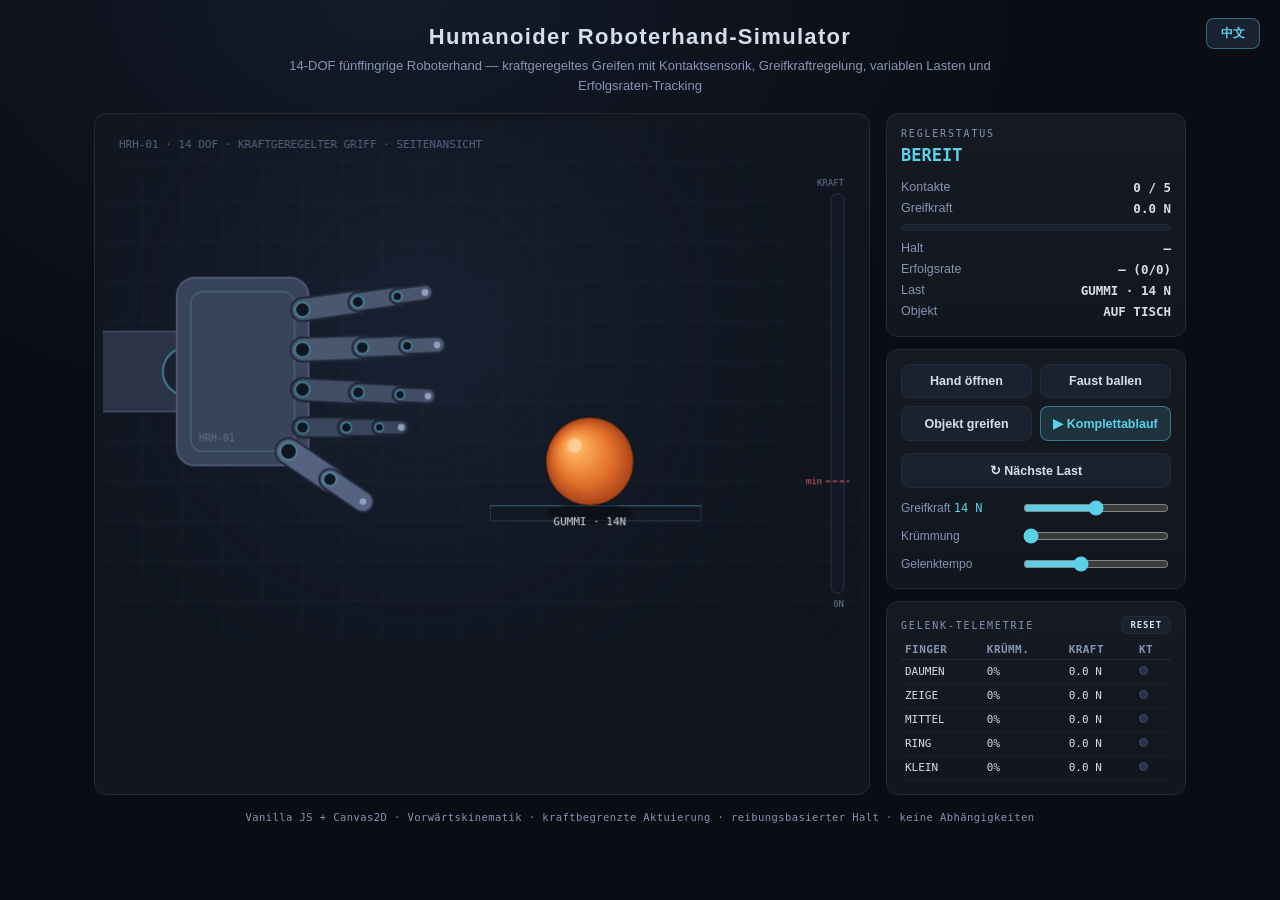
<file: index.html>
<!DOCTYPE html>
<html lang="en">
<head>
  <meta charset="UTF-8">
  <meta name="viewport" content="width=device-width, initial-scale=1.0">
  <title>Humanoid Robotic Hand Simulator</title>
  <link rel="stylesheet" href="css/style.css">
</head>
<body>
  <button id="lang-toggle" class="lang-toggle">中文</button>

  <header>
    <h1 data-i18n="ui.title">Humanoid Robotic Hand Simulator</h1>
    <p class="subtitle" data-i18n="ui.subtitle">14-DOF five-finger robotic hand &mdash; force-controlled grasping with contact sensing, grip-force regulation, variable payloads, and grasp success tracking</p>
  </header>

  <main>
    <div class="stage">
      <canvas id="scene"></canvas>
    </div>

    <aside class="panel">
      <section class="status-box">
        <div class="status-label" data-i18n="ui.ctrlstate">CONTROLLER STATE</div>
        <div id="status" class="status-value">IDLE</div>
        <div class="status-row"><span data-i18n="ui.contacts">Contacts</span><b id="contacts">0 / 5</b></div>
        <div class="status-row"><span data-i18n="ui.gripforce">Grip force</span><b id="gripforce">0.0 N</b></div>
        <div class="meter"><div id="gripbar" class="meter-fill"></div></div>
        <div class="status-row"><span data-i18n="ui.hold">Hold</span><b id="hold">&mdash;</b></div>
        <div class="status-row"><span data-i18n="ui.successrate">Success rate</span><b id="successrate">&mdash; (0/0)</b></div>
        <div class="status-row"><span data-i18n="ui.payload">Payload</span><b id="payload">&mdash;</b></div>
        <div class="status-row"><span data-i18n="ui.object">Object</span><b id="objstate">ON TABLE</b></div>
      </section>

      <section class="controls">
        <div class="btn-grid">
          <button id="btn-open" data-i18n="btn.open">Open Palm</button>
          <button id="btn-fist" data-i18n="btn.fist">Make Fist</button>
          <button id="btn-grasp" data-i18n="btn.grasp">Grasp Object</button>
          <button id="btn-seq" class="primary" data-i18n="btn.seq">&#9654; Full Sequence</button>
        </div>
        <button id="btn-next" class="wide" data-i18n="btn.next">&#8635; Next Payload</button>
        <label class="slider-row">
          <span><span data-i18n="ctl.gripforce">Grip force</span> <em id="fsetval">14 N</em></span>
          <input type="range" id="fset" min="2" max="26" value="14">
        </label>
        <label class="slider-row">
          <span data-i18n="ctl.curl">Manual curl</span>
          <input type="range" id="curl" min="0" max="100" value="0">
        </label>
        <label class="slider-row">
          <span data-i18n="ctl.speed">Joint speed</span>
          <input type="range" id="speed" min="40" max="300" value="140">
        </label>
      </section>

      <section class="telemetry">
        <div class="telemetry-head">
          <span class="telemetry-title" data-i18n="tel.title">JOINT TELEMETRY</span>
          <button id="reset-stats" class="mini" data-i18n="tel.reset">RESET</button>
        </div>
        <table>
          <thead>
            <tr>
              <th data-i18n="th.finger">FINGER</th>
              <th data-i18n="th.curl">CURL</th>
              <th data-i18n="th.force">FORCE</th>
              <th data-i18n="th.ct">CT</th>
            </tr>
          </thead>
          <tbody id="telemetry-body"></tbody>
        </table>
      </section>
    </aside>
  </main>

  <footer data-i18n="footer">
    Vanilla JS + Canvas2D &middot; forward kinematics &middot; force-limited actuation &middot; friction-based hold &middot; no dependencies
  </footer>

  <script src="js/i18n.js"></script>
  <script src="js/kinematics.js"></script>
  <script src="js/hand.js"></script>
  <script src="js/renderer.js"></script>
  <script src="js/main.js"></script>
</body>
</html>
</file>
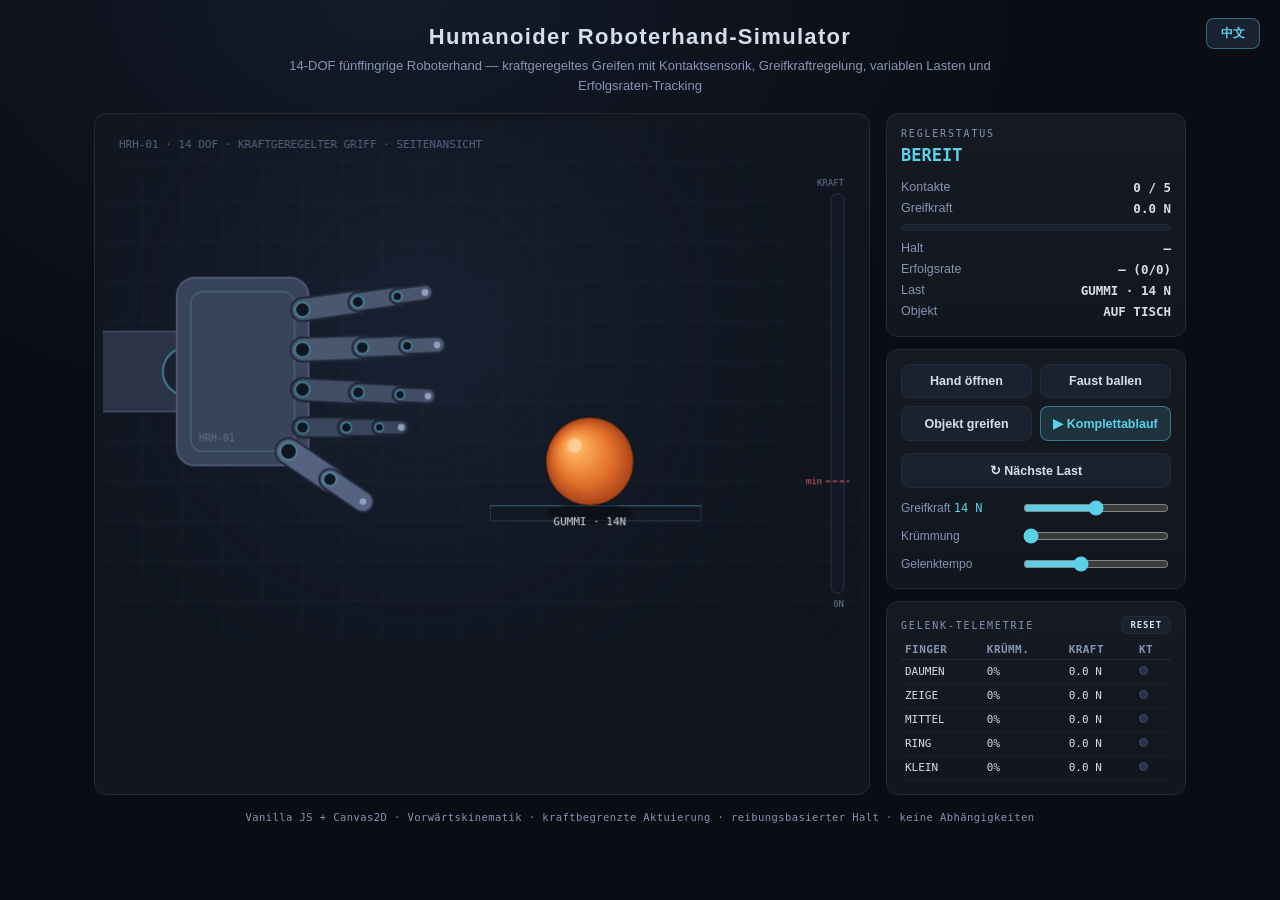
<file: HandSimulator.html>
<!DOCTYPE html>
<html lang="en">
<head>
  <meta charset="UTF-8">
  <meta name="viewport" content="width=device-width, initial-scale=1.0">
  <title>Humanoid Robotic Hand Simulator</title>
  <style>
:root {
  --bg: #0a0d14;
  --card: #11161f;
  --border: #232b3b;
  --text: #d7deeb;
  --muted: #8595b3;
  --accent: #5ad1e6;
  --secure: #4ade80;
  --warn: #ffd166;
  --drop: #ff6b6b;
  --mono: ui-monospace, "SF Mono", "Cascadia Code", Menlo, "PingFang SC", "Microsoft YaHei", monospace;
}

* { box-sizing: border-box; }

body {
  margin: 0;
  min-height: 100vh;
  background:
    radial-gradient(900px 600px at 30% 0%, rgba(36, 52, 80, 0.35), transparent 70%),
    var(--bg);
  color: var(--text);
  font-family: -apple-system, "Segoe UI", Roboto, "Helvetica Neue", "PingFang SC", "Microsoft YaHei", sans-serif;
  display: flex;
  flex-direction: column;
  align-items: center;
  padding: 24px 20px 12px;
  position: relative;
}

.lang-toggle {
  position: absolute;
  top: 18px;
  right: 20px;
  z-index: 5;
  padding: 6px 14px;
  font-size: 12px;
  font-weight: 600;
  font-family: var(--mono);
  background: #1a2230;
  color: var(--accent);
  border: 1px solid rgba(90, 209, 230, 0.4);
  border-radius: 8px;
  cursor: pointer;
}
.lang-toggle:hover { background: #222c3f; }

header { text-align: center; margin-bottom: 18px; max-width: 760px; }
h1 { margin: 0 0 6px; font-size: 22px; letter-spacing: 0.06em; font-weight: 700; }
.subtitle { margin: 0; color: var(--muted); font-size: 13px; line-height: 1.5; }

main {
  display: flex;
  gap: 16px;
  align-items: stretch;
  flex-wrap: wrap;
  justify-content: center;
  width: 100%;
  max-width: 1100px;
}

.stage {
  background: var(--card);
  border: 1px solid var(--border);
  border-radius: 12px;
  padding: 8px;
  max-width: 776px;
  width: 100%;
  flex: 1 1 560px;
}

/* canvas keeps its 760×520 logical coordinates and scales to fit the stage */
canvas {
  display: block;
  border-radius: 8px;
  width: 100%;
  height: auto;
  aspect-ratio: 760 / 520;
}

.panel {
  width: 300px;
  flex: 0 1 300px;
  display: flex;
  flex-direction: column;
  gap: 12px;
}

.status-box, .controls, .telemetry {
  background: linear-gradient(180deg, rgba(255,255,255,0.015), rgba(0,0,0,0)), var(--card);
  border: 1px solid var(--border);
  border-radius: 12px;
  padding: 14px;
}

.status-label, .telemetry-title {
  font-family: var(--mono);
  font-size: 10px;
  letter-spacing: 0.18em;
  color: var(--muted);
}

.status-value {
  font-family: var(--mono);
  font-size: 17px;
  font-weight: 700;
  color: var(--accent);
  margin: 6px 0 10px;
  min-height: 22px;
  transition: color 0.2s;
}
.status-value.ok { color: var(--secure); }
.status-value.warn { color: var(--drop); }

.status-row {
  display: flex;
  justify-content: space-between;
  font-size: 12.5px;
  color: var(--muted);
  padding: 3px 0;
}
.status-row b { font-family: var(--mono); color: var(--text); font-weight: 600; }
.status-row b.ok { color: var(--secure); }
.status-row b.warn { color: var(--drop); }

.meter {
  height: 7px;
  background: #1a2230;
  border: 1px solid var(--border);
  border-radius: 4px;
  overflow: hidden;
  margin: 5px 0 7px;
}
.meter-fill {
  height: 100%;
  width: 0;
  background: var(--warn);
  border-radius: 4px;
  transition: width 0.08s linear, background 0.2s;
}
.meter-fill.secure { background: var(--secure); }

.btn-grid { display: grid; grid-template-columns: 1fr 1fr; gap: 8px; margin-bottom: 12px; }

button {
  background: #1a2230;
  color: var(--text);
  border: 1px solid var(--border);
  border-radius: 8px;
  padding: 9px 6px;
  font-size: 12.5px;
  font-weight: 600;
  cursor: pointer;
  transition: background 0.15s, border-color 0.15s;
}
button:hover { background: #222c3f; border-color: #34415c; }
button.primary {
  background: rgba(90, 209, 230, 0.14);
  border-color: rgba(90, 209, 230, 0.45);
  color: var(--accent);
}
button.primary:hover { background: rgba(90, 209, 230, 0.24); }

button.wide {
  width: 100%;
  margin-bottom: 2px;
}

.slider-row {
  display: flex;
  align-items: center;
  gap: 10px;
  font-size: 12px;
  color: var(--muted);
  margin-top: 8px;
}
.slider-row span { width: 110px; flex-shrink: 0; }
.slider-row em { font-family: var(--mono); font-style: normal; color: var(--accent); }
input[type="range"] { flex: 1; accent-color: var(--accent); }

.telemetry-head {
  display: flex;
  align-items: center;
  justify-content: space-between;
  margin-bottom: 6px;
}
.mini {
  padding: 3px 8px;
  font-size: 9px;
  font-family: var(--mono);
  letter-spacing: 0.1em;
  border-radius: 6px;
}

.telemetry table { width: 100%; border-collapse: collapse; font-family: var(--mono); font-size: 11px; }
.telemetry th {
  text-align: left;
  color: var(--muted);
  font-weight: 600;
  padding: 3px 4px;
  border-bottom: 1px solid var(--border);
  letter-spacing: 0.04em;
}
.telemetry td {
  padding: 5px 4px;
  border-bottom: 1px solid rgba(35, 43, 59, 0.5);
  color: var(--text);
  white-space: nowrap;
}

.led {
  display: inline-block;
  width: 9px; height: 9px;
  border-radius: 50%;
  background: #2a3346;
  border: 1px solid #3a4763;
}
.led.on {
  background: var(--warn);
  border-color: var(--warn);
  box-shadow: 0 0 8px rgba(255, 209, 102, 0.8);
}

footer {
  margin-top: 16px;
  color: var(--muted);
  font-family: var(--mono);
  font-size: 10.5px;
  letter-spacing: 0.04em;
  text-align: center;
}

/* stack the panel under the canvas on narrow screens */
@media (max-width: 1000px) {
  .panel { width: 100%; flex-basis: 100%; max-width: 776px; }
  button { padding: 12px 6px; font-size: 14px; }
  .telemetry table { font-size: 12px; }
  input[type="range"] { height: 26px; }
}

/* keep the language toggle clear of the wrapped title on phones */
@media (max-width: 560px) {
  header { padding: 0 64px; margin-top: 4px; }
  h1 { font-size: 19px; }
  .lang-toggle { top: 12px; right: 12px; padding: 5px 11px; font-size: 11px; }
}

</style>
</head>
<body>
  <button id="lang-toggle" class="lang-toggle">中文</button>

  <header>
    <h1 data-i18n="ui.title">Humanoid Robotic Hand Simulator</h1>
    <p class="subtitle" data-i18n="ui.subtitle">14-DOF five-finger robotic hand &mdash; force-controlled grasping with contact sensing, grip-force regulation, variable payloads, and grasp success tracking</p>
  </header>

  <main>
    <div class="stage">
      <canvas id="scene"></canvas>
    </div>

    <aside class="panel">
      <section class="status-box">
        <div class="status-label" data-i18n="ui.ctrlstate">CONTROLLER STATE</div>
        <div id="status" class="status-value">IDLE</div>
        <div class="status-row"><span data-i18n="ui.contacts">Contacts</span><b id="contacts">0 / 5</b></div>
        <div class="status-row"><span data-i18n="ui.gripforce">Grip force</span><b id="gripforce">0.0 N</b></div>
        <div class="meter"><div id="gripbar" class="meter-fill"></div></div>
        <div class="status-row"><span data-i18n="ui.hold">Hold</span><b id="hold">&mdash;</b></div>
        <div class="status-row"><span data-i18n="ui.successrate">Success rate</span><b id="successrate">&mdash; (0/0)</b></div>
        <div class="status-row"><span data-i18n="ui.payload">Payload</span><b id="payload">&mdash;</b></div>
        <div class="status-row"><span data-i18n="ui.object">Object</span><b id="objstate">ON TABLE</b></div>
      </section>

      <section class="controls">
        <div class="btn-grid">
          <button id="btn-open" data-i18n="btn.open">Open Palm</button>
          <button id="btn-fist" data-i18n="btn.fist">Make Fist</button>
          <button id="btn-grasp" data-i18n="btn.grasp">Grasp Object</button>
          <button id="btn-seq" class="primary" data-i18n="btn.seq">&#9654; Full Sequence</button>
        </div>
        <button id="btn-next" class="wide" data-i18n="btn.next">&#8635; Next Payload</button>
        <label class="slider-row">
          <span><span data-i18n="ctl.gripforce">Grip force</span> <em id="fsetval">14 N</em></span>
          <input type="range" id="fset" min="2" max="26" value="14">
        </label>
        <label class="slider-row">
          <span data-i18n="ctl.curl">Manual curl</span>
          <input type="range" id="curl" min="0" max="100" value="0">
        </label>
        <label class="slider-row">
          <span data-i18n="ctl.speed">Joint speed</span>
          <input type="range" id="speed" min="40" max="300" value="140">
        </label>
      </section>

      <section class="telemetry">
        <div class="telemetry-head">
          <span class="telemetry-title" data-i18n="tel.title">JOINT TELEMETRY</span>
          <button id="reset-stats" class="mini" data-i18n="tel.reset">RESET</button>
        </div>
        <table>
          <thead>
            <tr>
              <th data-i18n="th.finger">FINGER</th>
              <th data-i18n="th.curl">CURL</th>
              <th data-i18n="th.force">FORCE</th>
              <th data-i18n="th.ct">CT</th>
            </tr>
          </thead>
          <tbody id="telemetry-body"></tbody>
        </table>
      </section>
    </aside>
  </main>

  <footer data-i18n="footer">
    Vanilla JS + Canvas2D &middot; forward kinematics &middot; force-limited actuation &middot; friction-based hold &middot; no dependencies
  </footer>

  <script>
'use strict';

// Tiny i18n layer. Dynamic strings are looked up by key via t(key); static
// HTML carries data-i18n="key" and is filled by applyStaticI18n().
const I18N = {
  en: {
    'ui.title': 'Humanoid Robotic Hand Simulator',
    'ui.subtitle': '14-DOF five-finger robotic hand — force-controlled grasping with contact sensing, grip-force regulation, variable payloads, and grasp success tracking',
    'ui.ctrlstate': 'CONTROLLER STATE',
    'ui.contacts': 'Contacts',
    'ui.gripforce': 'Grip force',
    'ui.hold': 'Hold',
    'ui.successrate': 'Success rate',
    'ui.payload': 'Payload',
    'ui.object': 'Object',

    'btn.open': 'Open Palm',
    'btn.fist': 'Make Fist',
    'btn.grasp': 'Grasp Object',
    'btn.seq': '▶ Full Sequence',
    'btn.next': '↻ Next Payload',

    'ctl.gripforce': 'Grip force',
    'ctl.curl': 'Manual curl',
    'ctl.speed': 'Joint speed',

    'tel.title': 'JOINT TELEMETRY',
    'tel.reset': 'RESET',
    'th.finger': 'FINGER',
    'th.curl': 'CURL',
    'th.force': 'FORCE',
    'th.ct': 'CT',
    'footer': 'Vanilla JS + Canvas2D · forward kinematics · force-limited actuation · friction-based hold · no dependencies',

    'finger.THUMB': 'THUMB',
    'finger.INDEX': 'INDEX',
    'finger.MIDDLE': 'MIDDLE',
    'finger.RING': 'RING',
    'finger.PINKY': 'PINKY',

    'st.IDLE': 'IDLE',
    'st.MANUAL': 'MANUAL CONTROL',
    'st.OPEN': 'OPENING PALM',
    'st.FIST': 'MAKING FIST',
    'st.REACH': 'PLANNING APPROACH',
    'st.CLOSE': 'CLOSING GRIP',
    'st.ADAPT': 'ADAPTIVE GRIP',
    'st.LIFT': 'LIFTING OBJECT',
    'st.LOWER': 'LOWERING',
    'st.RELEASE': 'RELEASING',
    'st.HOME': 'RETURNING HOME',
    'st.HOLD': 'HOLDING OBJECT',

    'hold.secure': 'SECURE',
    'hold.slip': 'SLIP RISK',
    'hold.none': '—',

    'obj.ON_TABLE': 'ON TABLE',
    'obj.IN_GRIP': 'IN GRIP',
    'obj.FALLING': 'FALLING',

    'flash.ok': 'GRASP OK ✓',
    'flash.slip': 'SLIP — DROPPED',

    'canvas.overlay': 'HRH-01 · 14 DOF · FORCE-CONTROLLED GRASP · SIDE VIEW',
    'gauge.grip': 'GRIP',
    'gauge.min': 'min',

    'mat.FOAM': 'FOAM',
    'mat.RUBBER': 'RUBBER',
    'mat.WOOD': 'WOOD',
    'mat.STEEL': 'STEEL',
  },
  zh: {
    'ui.title': '仿人机械手模拟器',
    'ui.subtitle': '14 自由度五指机械手 —— 力控抓取，含接触感知、抓握力调节、可变负载与抓取成功率统计',
    'ui.ctrlstate': '控制器状态',
    'ui.contacts': '接触点',
    'ui.gripforce': '抓握力',
    'ui.hold': '保持',
    'ui.successrate': '成功率',
    'ui.payload': '负载',
    'ui.object': '物体',

    'btn.open': '张开手掌',
    'btn.fist': '握拳',
    'btn.grasp': '抓取物体',
    'btn.seq': '▶ 完整流程',
    'btn.next': '↻ 更换负载',

    'ctl.gripforce': '抓握力',
    'ctl.curl': '手动卷曲',
    'ctl.speed': '关节速度',

    'tel.title': '关节遥测',
    'tel.reset': '重置',
    'th.finger': '手指',
    'th.curl': '卷曲',
    'th.force': '接触力',
    'th.ct': '接触',
    'footer': '原生 JS + Canvas2D · 正向运动学 · 力限驱动 · 摩擦保持 · 零依赖',

    'finger.THUMB': '拇指',
    'finger.INDEX': '食指',
    'finger.MIDDLE': '中指',
    'finger.RING': '无名指',
    'finger.PINKY': '小指',

    'st.IDLE': '空闲',
    'st.MANUAL': '手动控制',
    'st.OPEN': '张开手掌',
    'st.FIST': '握拳中',
    'st.REACH': '规划接近路径',
    'st.CLOSE': '闭合抓取',
    'st.ADAPT': '自适应抓握',
    'st.LIFT': '举起物体',
    'st.LOWER': '放下中',
    'st.RELEASE': '释放中',
    'st.HOME': '返回原位',
    'st.HOLD': '保持物体',

    'hold.secure': '牢固',
    'hold.slip': '打滑风险',
    'hold.none': '—',

    'obj.ON_TABLE': '在台面',
    'obj.IN_GRIP': '已抓取',
    'obj.FALLING': '下落中',

    'flash.ok': '抓取成功 ✓',
    'flash.slip': '打滑 — 掉落',

    'canvas.overlay': 'HRH-01 · 14 自由度 · 力控抓取 · 侧视图',
    'gauge.grip': '抓握力',
    'gauge.min': '下限',

    'mat.FOAM': '泡沫',
    'mat.RUBBER': '橡胶',
    'mat.WOOD': '木质',
    'mat.STEEL': '钢质',
  },
  de: {
    'ui.title': 'Humanoider Roboterhand-Simulator',
    'ui.subtitle': '14-DOF fünffingrige Roboterhand — kraftgeregeltes Greifen mit Kontaktsensorik, Greifkraftregelung, variablen Lasten und Erfolgsraten-Tracking',
    'ui.ctrlstate': 'REGLERSTATUS',
    'ui.contacts': 'Kontakte',
    'ui.gripforce': 'Greifkraft',
    'ui.hold': 'Halt',
    'ui.successrate': 'Erfolgsrate',
    'ui.payload': 'Last',
    'ui.object': 'Objekt',

    'btn.open': 'Hand öffnen',
    'btn.fist': 'Faust ballen',
    'btn.grasp': 'Objekt greifen',
    'btn.seq': '▶ Komplettablauf',
    'btn.next': '↻ Nächste Last',

    'ctl.gripforce': 'Greifkraft',
    'ctl.curl': 'Krümmung',
    'ctl.speed': 'Gelenktempo',

    'tel.title': 'GELENK-TELEMETRIE',
    'tel.reset': 'RESET',
    'th.finger': 'FINGER',
    'th.curl': 'KRÜMM.',
    'th.force': 'KRAFT',
    'th.ct': 'KT',
    'footer': 'Vanilla JS + Canvas2D · Vorwärtskinematik · kraftbegrenzte Aktuierung · reibungsbasierter Halt · keine Abhängigkeiten',

    'finger.THUMB': 'DAUMEN',
    'finger.INDEX': 'ZEIGE',
    'finger.MIDDLE': 'MITTEL',
    'finger.RING': 'RING',
    'finger.PINKY': 'KLEIN',

    'st.IDLE': 'BEREIT',
    'st.MANUAL': 'MANUELLE STEUERUNG',
    'st.OPEN': 'HAND ÖFFNEN',
    'st.FIST': 'FAUST BALLEN',
    'st.REACH': 'ANNÄHERUNG PLANEN',
    'st.CLOSE': 'GRIFF SCHLIESSEN',
    'st.ADAPT': 'ADAPTIVER GRIFF',
    'st.LIFT': 'OBJEKT ANHEBEN',
    'st.LOWER': 'ABSENKEN',
    'st.RELEASE': 'LOSLASSEN',
    'st.HOME': 'ZURÜCK ZUR BASIS',
    'st.HOLD': 'OBJEKT GEHALTEN',

    'hold.secure': 'SICHER',
    'hold.slip': 'RUTSCHGEFAHR',
    'hold.none': '—',

    'obj.ON_TABLE': 'AUF TISCH',
    'obj.IN_GRIP': 'IM GRIFF',
    'obj.FALLING': 'FÄLLT',

    'flash.ok': 'GRIFF OK ✓',
    'flash.slip': 'ABGERUTSCHT ✗',

    'canvas.overlay': 'HRH-01 · 14 DOF · KRAFTGEREGELTER GRIFF · SEITENANSICHT',
    'gauge.grip': 'KRAFT',
    'gauge.min': 'min',

    'mat.FOAM': 'SCHAUM',
    'mat.RUBBER': 'GUMMI',
    'mat.WOOD': 'HOLZ',
    'mat.STEEL': 'STAHL',
  },
};

let LANG = window.__FORCE_LANG__
  || new URLSearchParams(location.search).get('lang')
  || 'de';

function t(k) {
  const d = I18N[LANG] || I18N.en;
  if (k in d) return d[k];
  if (k in I18N.en) return I18N.en[k];
  return k;
}

function applyStaticI18n() {
  document.documentElement.lang = LANG === 'zh' ? 'zh-CN' : (LANG === 'de' ? 'de' : 'en');
  document.title = t('ui.title');
  document.querySelectorAll('[data-i18n]').forEach(el => {
    el.textContent = t(el.getAttribute('data-i18n'));
  });
}

function setLang(l) {
  LANG = l;
  applyStaticI18n();
}

</script>
  <script>
'use strict';

const DEG = Math.PI / 180;
const TAU = Math.PI * 2;

// Logical drawing coordinates. The canvas backing store is scaled by the
// device pixel ratio for crisp rendering, but all geometry uses these units.
const VIEW_W = 760;
const VIEW_H = 520;

/**
 * Planar forward kinematics for an open kinematic chain.
 *
 * base        {x, y}  world position of the root joint
 * baseAngle   number  orientation of the chain root (radians)
 * lengths     number[] segment lengths
 * jointAngles number[] relative joint rotations (radians)
 *
 * Returns the chain points [root, j1, ..., tip]. Each point carries the
 * absolute angle of the segment that leaves it.
 */
function forwardKinematics(base, baseAngle, lengths, jointAngles) {
  const pts = [{ x: base.x, y: base.y, angle: baseAngle }];
  let angle = baseAngle;
  let x = base.x;
  let y = base.y;
  for (let i = 0; i < lengths.length; i++) {
    angle += jointAngles[i];
    pts[i].angle = angle;
    x += Math.cos(angle) * lengths[i];
    y += Math.sin(angle) * lengths[i];
    pts.push({ x, y, angle });
  }
  return pts;
}

function clamp(v, lo, hi) {
  return Math.min(hi, Math.max(lo, v));
}

function dist(ax, ay, bx, by) {
  return Math.hypot(bx - ax, by - ay);
}

// Move `from` toward `to` by at most `maxStep`.
function approach(from, to, maxStep) {
  const d = to - from;
  if (Math.abs(d) <= maxStep) return to;
  return from + Math.sign(d) * maxStep;
}

function lerp(a, b, t) {
  return a + (b - a) * t;
}

</script>
  <script>
'use strict';

/**
 * One articulated finger: a planar chain rooted on the palm.
 *
 * Actuation is a *force-limited position controller*, like a tendon-driven
 * robotic finger:
 *   - `target` is the commanded joint curl ∈ [0,1].
 *   - `cmd` is the actuator position, ramped toward `target` but never pushed
 *     more than `forceLimit / stiffness` past the actual joint — so the
 *     contact force it can exert is capped by the commanded grip force.
 *   - `curl` is the real joint angle. It tracks `cmd` in free motion, but
 *     freezes the instant the finger contacts the object (in grasp mode), so
 *     the hand conforms to the object instead of crushing through it.
 *   - `force = stiffness · (cmd − curl)` while blocked: the actuator over-drive
 *     against the stalled joint is the contact normal force (N).
 */
class Finger {
  constructor(name, cfg) {
    this.name = name;
    this.baseOffset = cfg.baseOffset;            // relative to palm origin
    this.baseAngle = cfg.baseAngle * DEG;
    this.lengths = cfg.lengths;
    this.widths = cfg.widths;                    // visual link widths
    this.maxAngles = cfg.maxAngles.map(a => a * DEG);
    this.maxForce = cfg.maxForce || 34;          // saturation force (N)
    this.curl = 0;
    this.cmd = 0;
    this.target = 0;
    this.contact = false;
    this.force = 0;
    this.points = [];
  }

  jointAngles() {
    return this.maxAngles.map(a => a * this.curl);
  }

  step(origin, dt, speed, opts) {
    const { contactStop, forceLimit, stiffness } = opts;

    // Force ceiling: when closing, the actuator may lead the joint by at most
    // forceLimit/stiffness, which caps the deliverable contact force.
    const headroom = forceLimit / stiffness;
    const cmdCeil = this.target > this.curl
      ? Math.min(this.target, this.curl + headroom)
      : this.target;
    this.cmd = approach(this.cmd, cmdCeil, speed * dt);

    if (contactStop && this.contact && this.cmd > this.curl) {
      // Joint stalled against the object: hold position, build contact force.
      this.force = clamp(stiffness * (this.cmd - this.curl), 0, this.maxForce);
    } else {
      // Free motion: joint follows the actuator, no contact force.
      this.curl = clamp(this.cmd, 0, 1);
      this.force = 0;
    }

    const base = {
      x: origin.x + this.baseOffset.x,
      y: origin.y + this.baseOffset.y,
    };
    this.points = forwardKinematics(base, this.baseAngle, this.lengths, this.jointAngles());
  }

  tip() {
    return this.points[this.points.length - 1];
  }

  settled() {
    return Math.abs(this.target - this.curl) < 0.01 && Math.abs(this.cmd - this.curl) < 0.01;
  }
}

/**
 * Five-finger hand: 4 fingers × 3 joints + thumb × 2 joints = 14 DOF,
 * on a 2-DOF translational wrist carrier (reach / lift).
 */
class Hand {
  constructor(origin) {
    this.origin = { ...origin };
    this.home = { ...origin };
    this.moveTarget = { ...origin };
    this.speed = 1.4;          // curl units per second
    this.moveSpeed = 220;      // wrist translation, px per second
    this.contactStop = false;  // grasp mode: stop each finger on contact
    this.stiffness = 80;       // N per curl unit (tendon stiffness)
    this.forceLimit = 14;      // commanded grip force ceiling (N)

    this.fingers = [
      new Finger('INDEX',  { baseOffset: { x: 0, y: -62 }, baseAngle: -8, lengths: [56, 40, 28], widths: [21, 17, 13], maxAngles: [78, 86, 44] }),
      new Finger('MIDDLE', { baseOffset: { x: 0, y: -22 }, baseAngle: -2, lengths: [60, 45, 30], widths: [22, 18, 14], maxAngles: [78, 86, 44] }),
      new Finger('RING',   { baseOffset: { x: 0, y: 18 },  baseAngle: 3,  lengths: [56, 42, 28], widths: [21, 17, 13], maxAngles: [78, 86, 44] }),
      new Finger('PINKY',  { baseOffset: { x: 0, y: 56 },  baseAngle: 0,  lengths: [44, 33, 22], widths: [18, 15, 12], maxAngles: [78, 86, 44] }),
    ];
    this.thumb = new Finger('THUMB', {
      baseOffset: { x: -14, y: 80 }, baseAngle: 34,
      lengths: [50, 40], widths: [24, 19], maxAngles: [-34, -40], maxForce: 38,
    });
    this.all = [this.thumb, ...this.fingers];
  }

  setTargets(curl) {
    for (const f of this.all) f.target = curl;
  }

  moveTo(x, y) {
    this.moveTarget = { x, y };
  }

  step(dt) {
    const dx = this.moveTarget.x - this.origin.x;
    const dy = this.moveTarget.y - this.origin.y;
    const d = Math.hypot(dx, dy);
    const maxMove = this.moveSpeed * dt;
    if (d > 0 && d > maxMove) {
      this.origin.x += (dx / d) * maxMove;
      this.origin.y += (dy / d) * maxMove;
    } else {
      this.origin.x = this.moveTarget.x;
      this.origin.y = this.moveTarget.y;
    }
    const opts = { contactStop: this.contactStop, forceLimit: this.forceLimit, stiffness: this.stiffness };
    for (const f of this.all) f.step(this.origin, dt, this.speed, opts);
  }

  atMoveTarget() {
    return dist(this.origin.x, this.origin.y, this.moveTarget.x, this.moveTarget.y) < 0.5;
  }

  settled() {
    return this.all.every(f => f.settled() || (this.contactStop && f.contact));
  }

  contactCount() {
    return this.all.filter(f => f.contact).length;
  }

  totalForce() {
    let s = 0;
    for (const f of this.all) s += f.force;
    return s;
  }
}

</script>
  <script>
'use strict';

const COL = {
  secure: '#4ade80',
  warn:   '#ffd166',
  drop:   '#ff6b6b',
  accent: '#5ad1e6',
};

// font stack with CJK fallbacks so canvas labels render in Chinese too
function fmono(px) {
  return px + 'px ui-monospace, "SF Mono", "PingFang SC", "Microsoft YaHei", monospace';
}

function roundRect(ctx, x, y, w, h, r) {
  ctx.beginPath();
  ctx.moveTo(x + r, y);
  ctx.arcTo(x + w, y, x + w, y + h, r);
  ctx.arcTo(x + w, y + h, x, y + h, r);
  ctx.arcTo(x, y + h, x, y, r);
  ctx.arcTo(x, y, x + w, y, r);
  ctx.closePath();
}

// amber → red as a force fraction t∈[0,1] climbs
function forceColor(frac) {
  const g = Math.round(lerp(209, 107, clamp(frac, 0, 1)));
  const b = Math.round(lerp(102, 107, clamp(frac, 0, 1)));
  return `rgb(255, ${g}, ${b})`;
}

function drawBackdrop(ctx) {
  const g = ctx.createRadialGradient(VIEW_W * 0.42, VIEW_H * 0.4, 60, VIEW_W * 0.42, VIEW_H * 0.4, VIEW_W * 0.8);
  g.addColorStop(0, 'rgba(28, 40, 62, 0.55)');
  g.addColorStop(1, 'rgba(10, 13, 20, 0)');
  ctx.fillStyle = g;
  ctx.fillRect(0, 0, VIEW_W, VIEW_H);

  ctx.strokeStyle = 'rgba(120, 140, 180, 0.06)';
  ctx.lineWidth = 1;
  ctx.beginPath();
  for (let x = 0; x <= VIEW_W; x += 40) { ctx.moveTo(x, 0); ctx.lineTo(x, VIEW_H); }
  for (let y = 0; y <= VIEW_H; y += 40) { ctx.moveTo(0, y); ctx.lineTo(VIEW_W, y); }
  ctx.stroke();
}

function drawPedestal(ctx, tableY) {
  const x0 = 388, x1 = 600;
  ctx.fillStyle = '#131825';
  ctx.fillRect(x0, tableY, x1 - x0, 16);
  ctx.strokeStyle = '#2a3346';
  ctx.strokeRect(x0 + 0.5, tableY + 0.5, x1 - x0 - 1, 15);
  ctx.strokeStyle = 'rgba(90, 209, 230, 0.35)';
  ctx.beginPath();
  ctx.moveTo(x0, tableY + 0.5);
  ctx.lineTo(x1, tableY + 0.5);
  ctx.stroke();
}

function drawBall(ctx, ball, tableY) {
  const height = tableY - (ball.y + ball.r);
  const sh = clamp(1 - height / 260, 0.15, 1);
  ctx.fillStyle = `rgba(0, 0, 0, ${0.35 * sh})`;
  ctx.beginPath();
  ctx.ellipse(ball.x, tableY + 8, ball.r * (0.55 + 0.45 * sh), 8 * sh + 2, 0, 0, TAU);
  ctx.fill();

  const c = ball.cols;
  const g = ctx.createRadialGradient(
    ball.x - ball.r * 0.35, ball.y - ball.r * 0.35, ball.r * 0.15,
    ball.x, ball.y, ball.r
  );
  g.addColorStop(0, c[0]);
  g.addColorStop(0.6, c[1]);
  g.addColorStop(1, c[2]);
  ctx.beginPath();
  ctx.arc(ball.x, ball.y, ball.r, 0, TAU);
  ctx.fillStyle = g;
  ctx.fill();
  ctx.lineWidth = 2;
  ctx.strokeStyle = ball.held ? 'rgba(255, 209, 102, 0.85)' : 'rgba(0, 0, 0, 0.25)';
  ctx.stroke();
  ctx.beginPath();
  ctx.arc(ball.x - ball.r * 0.34, ball.y - ball.r * 0.36, ball.r * 0.16, 0, TAU);
  ctx.fillStyle = 'rgba(255, 255, 255, 0.35)';
  ctx.fill();

  // payload label + weight
  ctx.fillStyle = 'rgba(255, 255, 255, 0.85)';
  ctx.font = fmono(11);
  ctx.textAlign = 'center';
  ctx.fillText(t('mat.' + ball.key) + ' · ' + ball.weight + 'N', ball.x, ball.y + ball.r + 20);
  ctx.textAlign = 'left';
}

function drawArmAndPalm(ctx, hand) {
  const o = hand.origin;
  ctx.fillStyle = '#2b3346';
  roundRect(ctx, o.x - 330, o.y - 40, 215, 80, 14);
  ctx.fill();
  ctx.strokeStyle = '#3c465e';
  ctx.lineWidth = 2;
  ctx.stroke();
  ctx.beginPath();
  ctx.arc(o.x - 116, o.y, 24, 0, TAU);
  ctx.fillStyle = '#1a2130';
  ctx.fill();
  ctx.strokeStyle = 'rgba(90, 209, 230, 0.5)';
  ctx.stroke();
  ctx.fillStyle = '#39435a';
  roundRect(ctx, o.x - 126, o.y - 94, 132, 188, 18);
  ctx.fill();
  ctx.strokeStyle = '#4c5873';
  ctx.stroke();
  ctx.strokeStyle = 'rgba(90, 209, 230, 0.18)';
  roundRect(ctx, o.x - 112, o.y - 80, 104, 160, 12);
  ctx.stroke();
  ctx.fillStyle = 'rgba(140, 160, 200, 0.5)';
  ctx.font = fmono(10);
  ctx.fillText('HRH-01', o.x - 104, o.y + 70);
}

function drawFinger(ctx, f, bodyColor, outlineColor) {
  const pts = f.points;
  ctx.lineCap = 'round';
  for (let i = 0; i < pts.length - 1; i++) {
    const a = pts[i], b = pts[i + 1];
    ctx.beginPath();
    ctx.moveTo(a.x, a.y);
    ctx.lineTo(b.x, b.y);
    ctx.lineWidth = f.widths[i] + 4;
    ctx.strokeStyle = outlineColor;
    ctx.stroke();
    ctx.beginPath();
    ctx.moveTo(a.x, a.y);
    ctx.lineTo(b.x, b.y);
    ctx.lineWidth = f.widths[i];
    ctx.strokeStyle = bodyColor;
    ctx.stroke();
  }
  for (let i = 0; i < pts.length - 1; i++) {
    ctx.beginPath();
    ctx.arc(pts[i].x, pts[i].y, f.widths[i] * 0.34, 0, TAU);
    ctx.fillStyle = '#10151f';
    ctx.fill();
    ctx.lineWidth = 1.5;
    ctx.strokeStyle = 'rgba(90, 209, 230, 0.55)';
    ctx.stroke();
  }
  const tip = pts[pts.length - 1];
  if (f.contact) {
    const frac = clamp(f.force / f.maxForce, 0, 1);
    const col = forceColor(frac);
    ctx.save();
    ctx.strokeStyle = col;
    ctx.globalAlpha = 0.25 + 0.5 * frac;
    ctx.lineWidth = 2;
    ctx.beginPath();
    ctx.arc(tip.x, tip.y, 6 + frac * 9, 0, TAU);
    ctx.stroke();
    ctx.restore();
    ctx.save();
    ctx.shadowColor = col;
    ctx.shadowBlur = 10 + frac * 14;
    ctx.beginPath();
    ctx.arc(tip.x, tip.y, 5, 0, TAU);
    ctx.fillStyle = col;
    ctx.fill();
    ctx.restore();
  } else {
    ctx.beginPath();
    ctx.arc(tip.x, tip.y, 3.4, 0, TAU);
    ctx.fillStyle = '#8fa0bf';
    ctx.fill();
  }
}

function drawForceGauge(ctx, hud) {
  const x = VIEW_W - 30, w = 13;
  const y0 = 72, y1 = VIEW_H - 48;
  const h = y1 - y0;
  roundRect(ctx, x, y0, w, h, 6);
  ctx.fillStyle = 'rgba(20, 26, 38, 0.9)';
  ctx.fill();
  ctx.strokeStyle = '#2a3346';
  ctx.lineWidth = 1;
  ctx.stroke();

  const frac = clamp(hud.gripForce / hud.gaugeMax, 0, 1);
  const fh = h * frac;
  const col = hud.holdSecure ? COL.secure : (hud.gripForce > 0.5 ? COL.warn : '#3a4763');
  if (fh > 1) {
    roundRect(ctx, x, y1 - fh, w, fh, 6);
    ctx.fillStyle = col;
    ctx.fill();
  }
  // required-force threshold for the current payload
  const ty = y1 - h * clamp(hud.requiredForce / hud.gaugeMax, 0, 1);
  ctx.strokeStyle = COL.drop;
  ctx.setLineDash([4, 3]);
  ctx.beginPath();
  ctx.moveTo(x - 5, ty);
  ctx.lineTo(x + w + 5, ty);
  ctx.stroke();
  ctx.setLineDash([]);

  ctx.fillStyle = 'rgba(140, 160, 200, 0.7)';
  ctx.font = fmono(9);
  ctx.textAlign = 'right';
  ctx.fillText(t('gauge.grip'), x + w, y0 - 8);
  ctx.fillText(hud.gripForce.toFixed(0) + 'N', x + w, y1 + 14);
  ctx.fillStyle = 'rgba(255, 107, 107, 0.85)';
  ctx.fillText(t('gauge.min'), x - 9, ty + 3);
  ctx.textAlign = 'left';
}

function drawScene(ctx, hand, ball, env) {
  ctx.clearRect(0, 0, VIEW_W, VIEW_H);
  drawBackdrop(ctx);
  drawPedestal(ctx, env.tableY);
  drawArmAndPalm(ctx, hand);

  const [index, middle, ring, pinky] = hand.fingers;
  drawFinger(ctx, pinky,  '#39455b', '#1d2433');
  drawFinger(ctx, ring,   '#424e66', '#1d2433');
  drawFinger(ctx, middle, '#4b576f', '#202839');
  drawFinger(ctx, index,  '#4b576f', '#202839');
  drawBall(ctx, ball, env.tableY);
  drawFinger(ctx, hand.thumb, '#566380', '#222a3c');

  drawForceGauge(ctx, env);

  ctx.fillStyle = 'rgba(140, 160, 200, 0.55)';
  ctx.font = fmono(11);
  ctx.fillText(t('canvas.overlay'), 16, 26);
}

</script>
  <script>
'use strict';

const canvas = document.getElementById('scene');
const ctx = canvas.getContext('2d');

// ---------------------------------------------------------------- config
const CFG = {
  TABLE_Y: 384,
  HOME: { x: 200, y: 250 },
  GRASP_OFFSET_X: -98,   // wrist x relative to the object when grasping
  GRASP_DY: 112,         // wrist sits this far above the object centre
  LIFT_Y: 142,
  GRAVITY: 1600,
  FRICTION: 0.5,         // effective grip friction coefficient
  GAUGE_MAX: 100,        // N — full scale of the grip-force gauge
};

// payload library — weight scales with material, so a fixed grip force holds
// the light ones but slips on the heavy ones (drives the success-rate demo)
const PAYLOADS = [
  { key: 'FOAM',   r: 38, weight: 6,  cols: ['#bdf0d4', '#5cc295', '#2f7d5e'] },
  { key: 'RUBBER', r: 44, weight: 14, cols: ['#ffb45e', '#e2702a', '#a8431a'] },
  { key: 'WOOD',   r: 42, weight: 20, cols: ['#e8c98f', '#b98a4a', '#7d5a2f'] },
  { key: 'STEEL',  r: 40, weight: 30, cols: ['#e6edf6', '#9aa6b8', '#5b6677'] },
];

const hand = new Hand(CFG.HOME);
const ball = { x: 488, r: 44, y: 0, vy: 0, held: false, offset: { x: 0, y: 0 }, key: 'RUBBER', weight: 14, cols: PAYLOADS[1].cols };
let payloadIdx = 1;

function restY() { return CFG.TABLE_Y - ball.r; }
function requiredForce() { return ball.weight / CFG.FRICTION; }

function loadPayload(idx) {
  payloadIdx = idx;
  const p = PAYLOADS[idx];
  ball.key = p.key; ball.r = p.r; ball.weight = p.weight; ball.cols = p.cols;
  ball.x = 488; ball.y = restY(); ball.vy = 0; ball.held = false;
}
function nextPayload() {
  if (ball.held) return;
  let i = payloadIdx;
  while (i === payloadIdx) i = Math.floor(Math.random() * PAYLOADS.length);
  loadPayload(i);
}
loadPayload(1);

// ---------------------------------------------------------------- ui refs
const ui = {
  status: document.getElementById('status'),
  contacts: document.getElementById('contacts'),
  gripforce: document.getElementById('gripforce'),
  gripbar: document.getElementById('gripbar'),
  hold: document.getElementById('hold'),
  successrate: document.getElementById('successrate'),
  payload: document.getElementById('payload'),
  objstate: document.getElementById('objstate'),
  curl: document.getElementById('curl'),
  speed: document.getElementById('speed'),
  fset: document.getElementById('fset'),
  fsetval: document.getElementById('fsetval'),
  langToggle: document.getElementById('lang-toggle'),
};

const flash = { key: '', kind: '', until: 0 };
function notify(key, kind) { flash.key = key; flash.kind = kind || ''; flash.until = performance.now() + 1400; }
function setStatus(key) { ui.status.dataset.key = key; }

// ---------------------------------------------------------------- stats
const stats = { attempts: 0, successes: 0, pending: false };
function beginAttempt() { stats.attempts++; stats.pending = true; }
function resolveAttempt(ok) {
  if (!stats.pending) return;
  stats.pending = false;
  if (ok) { stats.successes++; notify('flash.ok', 'ok'); }
  else { notify('flash.slip', 'warn'); }
}

function holdSecure() {
  return hand.thumb.contact && hand.totalForce() * CFG.FRICTION >= ball.weight;
}
function graspSecured() {
  return hand.thumb.contact && hand.contactCount() >= 2;
}

// ---------------------------------------------------------------- sequencer
const seq = { steps: [], i: -1, t: 0 };

function runSteps(steps) { seq.steps = steps; seq.i = -1; nextStep(); }
function nextStep() {
  seq.i++;
  seq.t = 0;
  if (seq.i >= seq.steps.length) {
    seq.steps = [];
    setStatus(ball.held ? 'st.HOLD' : 'st.IDLE');
    return;
  }
  const s = seq.steps[seq.i];
  if (s.label) setStatus(s.label);
  if (s.enter) s.enter();
}

const Steps = {
  open: () => ({
    label: 'st.OPEN',
    enter() { hand.contactStop = false; hand.setTargets(0); },
    done: () => hand.settled(),
  }),
  fist: () => ({
    label: 'st.FIST',
    enter() { hand.contactStop = false; hand.setTargets(1); },
    done: () => hand.settled(),
  }),
  pause: s => ({ done: t => t >= s }),
  reach: () => ({
    label: 'st.REACH',
    enter() { hand.contactStop = true; hand.moveTo(ball.x + CFG.GRASP_OFFSET_X, ball.y - CFG.GRASP_DY); },
    done: () => hand.atMoveTarget(),
  }),
  grasp: () => ({
    label: 'st.CLOSE',
    enter() { hand.contactStop = true; hand.setTargets(1); },
    done: t => (graspSecured() && holdSecure() && t > 0.3) || t > 3.2,
  }),
  attach: () => ({
    label: 'st.ADAPT',
    enter() {
      beginAttempt();
      if (graspSecured()) {
        ball.held = true;
        ball.offset.x = ball.x - hand.origin.x;
        ball.offset.y = ball.y - hand.origin.y;
      } else {
        resolveAttempt(false);
      }
    },
    done: t => t >= 0.35,
  }),
  lift: () => ({
    label: 'st.LIFT',
    enter() { if (ball.held) hand.moveTo(hand.origin.x, CFG.LIFT_Y); },
    done() {
      if (hand.atMoveTarget()) { resolveAttempt(ball.held); return true; }
      return false;
    },
  }),
  lower: () => ({
    label: 'st.LOWER',
    enter() { if (ball.held) hand.moveTo(hand.origin.x, restY() - CFG.GRASP_DY); },
    done: () => hand.atMoveTarget(),
  }),
  release: () => ({
    label: 'st.RELEASE',
    enter() { hand.contactStop = false; hand.setTargets(0); },
    done: () => hand.settled(),
  }),
  home: () => ({
    label: 'st.HOME',
    enter() { hand.moveTo(hand.home.x, hand.home.y); },
    done: () => hand.atMoveTarget(),
  }),
  swap: () => ({ enter() { nextPayload(); }, done: () => true }),
};

// ---------------------------------------------------------------- controls
document.getElementById('btn-open').addEventListener('click', () => {
  if (ball.held) runSteps([Steps.lower(), Steps.release(), Steps.home()]);
  else runSteps([Steps.open()]);
});
document.getElementById('btn-fist').addEventListener('click', () => {
  const pre = ball.held ? [Steps.lower(), Steps.release(), Steps.home()] : [];
  runSteps([...pre, Steps.fist()]);
});
document.getElementById('btn-grasp').addEventListener('click', () => {
  if (ball.held) return;
  runSteps([Steps.open(), Steps.reach(), Steps.grasp(), Steps.attach(), Steps.lift()]);
});
document.getElementById('btn-seq').addEventListener('click', () => {
  const pre = ball.held ? [Steps.lower(), Steps.release()] : [];
  runSteps([
    ...pre,
    Steps.home(), Steps.open(), Steps.pause(0.3),
    Steps.fist(), Steps.pause(0.6),
    Steps.open(), Steps.pause(0.3),
    Steps.reach(), Steps.grasp(), Steps.attach(),
    Steps.lift(), Steps.pause(0.9),
    Steps.lower(), Steps.release(), Steps.home(),
    Steps.swap(),
  ]);
});
document.getElementById('btn-next').addEventListener('click', () => {
  if (ball.held || seq.steps.length) return;
  nextPayload();
});

ui.curl.addEventListener('input', () => {
  seq.steps = [];
  setStatus('st.MANUAL');
  hand.contactStop = true;
  hand.setTargets(ui.curl.value / 100);
});
ui.speed.addEventListener('input', () => { hand.speed = ui.speed.value / 100; });
ui.fset.addEventListener('input', () => {
  hand.forceLimit = +ui.fset.value;
  ui.fsetval.textContent = ui.fset.value + ' N';
});
document.getElementById('reset-stats').addEventListener('click', () => {
  stats.attempts = 0; stats.successes = 0; stats.pending = false;
});
ui.langToggle.addEventListener('click', () => {
  setLang(LANG === 'zh' ? 'de' : 'zh');
  ui.langToggle.textContent = LANG === 'zh' ? 'Deutsch' : '中文';
});

// ---------------------------------------------------------------- physics
function updateContacts() {
  for (const f of hand.all) {
    f.contact = false;
    const pts = f.points;
    for (let i = Math.max(1, pts.length - 2); i < pts.length; i++) {
      const w = f.widths[Math.min(i - 1, f.widths.length - 1)];
      if (dist(pts[i].x, pts[i].y, ball.x, ball.y) <= ball.r + w / 2 + 2) {
        f.contact = true;
        break;
      }
    }
  }
}

function updateBall(dt) {
  if (ball.held && (!graspSecured() || !holdSecure())) {
    ball.held = false;
    resolveAttempt(false);
  }

  if (ball.held) {
    ball.x = hand.origin.x + ball.offset.x;
    ball.y = hand.origin.y + ball.offset.y;
    ball.vy = 0;
  } else if (ball.y < restY() || ball.vy !== 0) {
    ball.vy += CFG.GRAVITY * dt;
    ball.y += ball.vy * dt;
    if (ball.y >= restY()) {
      ball.y = restY();
      ball.vy = Math.abs(ball.vy) > 120 ? -ball.vy * 0.32 : 0;
    }
  }
}

// ---------------------------------------------------------------- telemetry
const telemetryRows = hand.all.map(f => {
  const tr = document.createElement('tr');
  const name = document.createElement('td');
  const curl = document.createElement('td');
  const force = document.createElement('td');
  const ct = document.createElement('td');
  const led = document.createElement('span');
  led.className = 'led';
  ct.appendChild(led);
  tr.append(name, curl, force, ct);
  document.getElementById('telemetry-body').appendChild(tr);
  return { f, name, curl, force, led };
});

function updateTelemetry() {
  for (const row of telemetryRows) {
    row.name.textContent = t('finger.' + row.f.name);
    row.curl.textContent = Math.round(row.f.curl * 100) + '%';
    row.force.textContent = row.f.force.toFixed(1) + ' N';
    row.led.classList.toggle('on', row.f.contact);
  }
  const total = hand.totalForce();
  ui.contacts.textContent = `${hand.contactCount()} / 5`;
  ui.gripforce.textContent = total.toFixed(1) + ' N';
  ui.gripbar.style.width = clamp((total / CFG.GAUGE_MAX) * 100, 0, 100) + '%';

  const secure = holdSecure();
  ui.gripbar.classList.toggle('secure', secure);
  if (total < 0.5) { ui.hold.textContent = t('hold.none'); ui.hold.className = ''; }
  else if (secure) { ui.hold.textContent = t('hold.secure'); ui.hold.className = 'ok'; }
  else { ui.hold.textContent = t('hold.slip'); ui.hold.className = 'warn'; }

  const rate = stats.attempts ? Math.round((stats.successes / stats.attempts) * 100) : 0;
  ui.successrate.textContent = stats.attempts
    ? `${rate}% (${stats.successes}/${stats.attempts})`
    : '— (0/0)';

  ui.payload.textContent = `${t('mat.' + ball.key)} · ${ball.weight} N`;
  ui.objstate.textContent = ball.held
    ? t('obj.IN_GRIP')
    : (ball.y >= restY() - 0.5 ? t('obj.ON_TABLE') : t('obj.FALLING'));

  const now = performance.now();
  if (now < flash.until) {
    ui.status.textContent = t(flash.key);
    ui.status.className = 'status-value ' + flash.kind;
  } else {
    ui.status.textContent = t(ui.status.dataset.key || 'st.IDLE');
    ui.status.className = 'status-value';
  }
}

// ---------------------------------------------------------------- canvas / loop
function fitCanvas() {
  const dpr = window.devicePixelRatio || 1;
  canvas.width = VIEW_W * dpr;
  canvas.height = VIEW_H * dpr;
  ctx.setTransform(dpr, 0, 0, dpr, 0, 0);
}
window.addEventListener('resize', fitCanvas);
fitCanvas();

let last = performance.now();
let frameCount = 0;

function frame(now) {
  const dt = clamp((now - last) / 1000, 0, 0.05);
  last = now;

  if (seq.steps.length) {
    seq.t += dt;
    if (seq.steps[seq.i].done(seq.t)) nextStep();
  }

  hand.step(dt);
  updateBall(dt);
  updateContacts();

  drawScene(ctx, hand, ball, {
    tableY: CFG.TABLE_Y,
    gripForce: hand.totalForce(),
    requiredForce: requiredForce(),
    gaugeMax: CFG.GAUGE_MAX,
    holdSecure: holdSecure(),
  });

  if ((frameCount++ & 3) === 0) updateTelemetry();
  requestAnimationFrame(frame);
}

// ---------------------------------------------------------------- boot
applyStaticI18n();
ui.langToggle.textContent = LANG === 'zh' ? 'Deutsch' : '中文';
setStatus('st.IDLE');
ui.fsetval.textContent = ui.fset.value + ' N';
hand.forceLimit = +ui.fset.value;
hand.step(0);
updateContacts();
updateTelemetry();
requestAnimationFrame(frame);

</script>
</body>
</html>
</file>
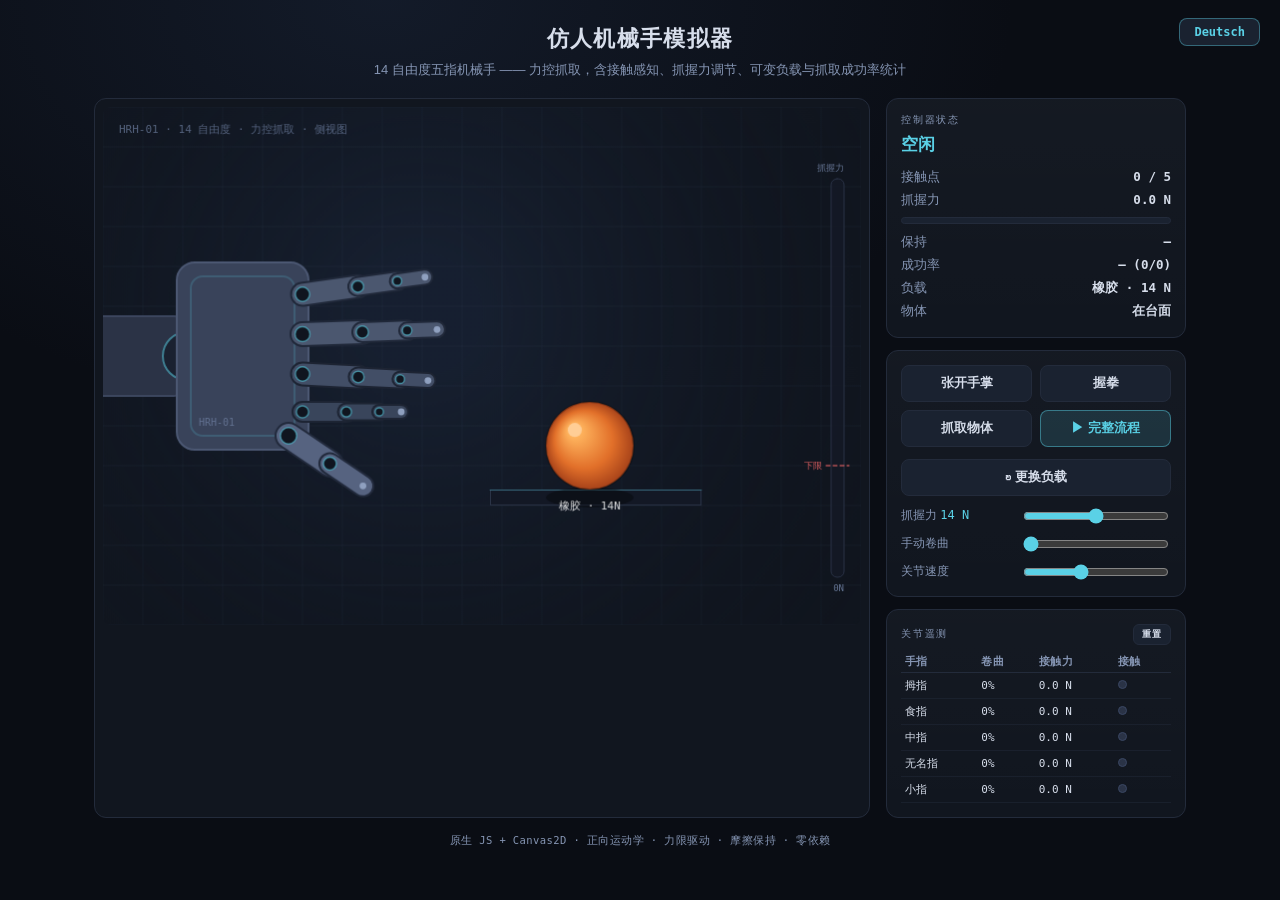
<file: HandSimulator.zh.html>
<!DOCTYPE html>
<html lang="en">
<head>
  <meta charset="UTF-8">
  <meta name="viewport" content="width=device-width, initial-scale=1.0">
  <title>Humanoid Robotic Hand Simulator</title>
  <style>
:root {
  --bg: #0a0d14;
  --card: #11161f;
  --border: #232b3b;
  --text: #d7deeb;
  --muted: #8595b3;
  --accent: #5ad1e6;
  --secure: #4ade80;
  --warn: #ffd166;
  --drop: #ff6b6b;
  --mono: ui-monospace, "SF Mono", "Cascadia Code", Menlo, "PingFang SC", "Microsoft YaHei", monospace;
}

* { box-sizing: border-box; }

body {
  margin: 0;
  min-height: 100vh;
  background:
    radial-gradient(900px 600px at 30% 0%, rgba(36, 52, 80, 0.35), transparent 70%),
    var(--bg);
  color: var(--text);
  font-family: -apple-system, "Segoe UI", Roboto, "Helvetica Neue", "PingFang SC", "Microsoft YaHei", sans-serif;
  display: flex;
  flex-direction: column;
  align-items: center;
  padding: 24px 20px 12px;
  position: relative;
}

.lang-toggle {
  position: absolute;
  top: 18px;
  right: 20px;
  z-index: 5;
  padding: 6px 14px;
  font-size: 12px;
  font-weight: 600;
  font-family: var(--mono);
  background: #1a2230;
  color: var(--accent);
  border: 1px solid rgba(90, 209, 230, 0.4);
  border-radius: 8px;
  cursor: pointer;
}
.lang-toggle:hover { background: #222c3f; }

header { text-align: center; margin-bottom: 18px; max-width: 760px; }
h1 { margin: 0 0 6px; font-size: 22px; letter-spacing: 0.06em; font-weight: 700; }
.subtitle { margin: 0; color: var(--muted); font-size: 13px; line-height: 1.5; }

main {
  display: flex;
  gap: 16px;
  align-items: stretch;
  flex-wrap: wrap;
  justify-content: center;
  width: 100%;
  max-width: 1100px;
}

.stage {
  background: var(--card);
  border: 1px solid var(--border);
  border-radius: 12px;
  padding: 8px;
  max-width: 776px;
  width: 100%;
  flex: 1 1 560px;
}

/* canvas keeps its 760×520 logical coordinates and scales to fit the stage */
canvas {
  display: block;
  border-radius: 8px;
  width: 100%;
  height: auto;
  aspect-ratio: 760 / 520;
}

.panel {
  width: 300px;
  flex: 0 1 300px;
  display: flex;
  flex-direction: column;
  gap: 12px;
}

.status-box, .controls, .telemetry {
  background: linear-gradient(180deg, rgba(255,255,255,0.015), rgba(0,0,0,0)), var(--card);
  border: 1px solid var(--border);
  border-radius: 12px;
  padding: 14px;
}

.status-label, .telemetry-title {
  font-family: var(--mono);
  font-size: 10px;
  letter-spacing: 0.18em;
  color: var(--muted);
}

.status-value {
  font-family: var(--mono);
  font-size: 17px;
  font-weight: 700;
  color: var(--accent);
  margin: 6px 0 10px;
  min-height: 22px;
  transition: color 0.2s;
}
.status-value.ok { color: var(--secure); }
.status-value.warn { color: var(--drop); }

.status-row {
  display: flex;
  justify-content: space-between;
  font-size: 12.5px;
  color: var(--muted);
  padding: 3px 0;
}
.status-row b { font-family: var(--mono); color: var(--text); font-weight: 600; }
.status-row b.ok { color: var(--secure); }
.status-row b.warn { color: var(--drop); }

.meter {
  height: 7px;
  background: #1a2230;
  border: 1px solid var(--border);
  border-radius: 4px;
  overflow: hidden;
  margin: 5px 0 7px;
}
.meter-fill {
  height: 100%;
  width: 0;
  background: var(--warn);
  border-radius: 4px;
  transition: width 0.08s linear, background 0.2s;
}
.meter-fill.secure { background: var(--secure); }

.btn-grid { display: grid; grid-template-columns: 1fr 1fr; gap: 8px; margin-bottom: 12px; }

button {
  background: #1a2230;
  color: var(--text);
  border: 1px solid var(--border);
  border-radius: 8px;
  padding: 9px 6px;
  font-size: 12.5px;
  font-weight: 600;
  cursor: pointer;
  transition: background 0.15s, border-color 0.15s;
}
button:hover { background: #222c3f; border-color: #34415c; }
button.primary {
  background: rgba(90, 209, 230, 0.14);
  border-color: rgba(90, 209, 230, 0.45);
  color: var(--accent);
}
button.primary:hover { background: rgba(90, 209, 230, 0.24); }

button.wide {
  width: 100%;
  margin-bottom: 2px;
}

.slider-row {
  display: flex;
  align-items: center;
  gap: 10px;
  font-size: 12px;
  color: var(--muted);
  margin-top: 8px;
}
.slider-row span { width: 110px; flex-shrink: 0; }
.slider-row em { font-family: var(--mono); font-style: normal; color: var(--accent); }
input[type="range"] { flex: 1; accent-color: var(--accent); }

.telemetry-head {
  display: flex;
  align-items: center;
  justify-content: space-between;
  margin-bottom: 6px;
}
.mini {
  padding: 3px 8px;
  font-size: 9px;
  font-family: var(--mono);
  letter-spacing: 0.1em;
  border-radius: 6px;
}

.telemetry table { width: 100%; border-collapse: collapse; font-family: var(--mono); font-size: 11px; }
.telemetry th {
  text-align: left;
  color: var(--muted);
  font-weight: 600;
  padding: 3px 4px;
  border-bottom: 1px solid var(--border);
  letter-spacing: 0.04em;
}
.telemetry td {
  padding: 5px 4px;
  border-bottom: 1px solid rgba(35, 43, 59, 0.5);
  color: var(--text);
  white-space: nowrap;
}

.led {
  display: inline-block;
  width: 9px; height: 9px;
  border-radius: 50%;
  background: #2a3346;
  border: 1px solid #3a4763;
}
.led.on {
  background: var(--warn);
  border-color: var(--warn);
  box-shadow: 0 0 8px rgba(255, 209, 102, 0.8);
}

footer {
  margin-top: 16px;
  color: var(--muted);
  font-family: var(--mono);
  font-size: 10.5px;
  letter-spacing: 0.04em;
  text-align: center;
}

/* stack the panel under the canvas on narrow screens */
@media (max-width: 1000px) {
  .panel { width: 100%; flex-basis: 100%; max-width: 776px; }
  button { padding: 12px 6px; font-size: 14px; }
  .telemetry table { font-size: 12px; }
  input[type="range"] { height: 26px; }
}

/* keep the language toggle clear of the wrapped title on phones */
@media (max-width: 560px) {
  header { padding: 0 64px; margin-top: 4px; }
  h1 { font-size: 19px; }
  .lang-toggle { top: 12px; right: 12px; padding: 5px 11px; font-size: 11px; }
}

</style>
</head>
<body>
<script>window.__FORCE_LANG__="zh";</script>
  <button id="lang-toggle" class="lang-toggle">中文</button>

  <header>
    <h1 data-i18n="ui.title">Humanoid Robotic Hand Simulator</h1>
    <p class="subtitle" data-i18n="ui.subtitle">14-DOF five-finger robotic hand &mdash; force-controlled grasping with contact sensing, grip-force regulation, variable payloads, and grasp success tracking</p>
  </header>

  <main>
    <div class="stage">
      <canvas id="scene"></canvas>
    </div>

    <aside class="panel">
      <section class="status-box">
        <div class="status-label" data-i18n="ui.ctrlstate">CONTROLLER STATE</div>
        <div id="status" class="status-value">IDLE</div>
        <div class="status-row"><span data-i18n="ui.contacts">Contacts</span><b id="contacts">0 / 5</b></div>
        <div class="status-row"><span data-i18n="ui.gripforce">Grip force</span><b id="gripforce">0.0 N</b></div>
        <div class="meter"><div id="gripbar" class="meter-fill"></div></div>
        <div class="status-row"><span data-i18n="ui.hold">Hold</span><b id="hold">&mdash;</b></div>
        <div class="status-row"><span data-i18n="ui.successrate">Success rate</span><b id="successrate">&mdash; (0/0)</b></div>
        <div class="status-row"><span data-i18n="ui.payload">Payload</span><b id="payload">&mdash;</b></div>
        <div class="status-row"><span data-i18n="ui.object">Object</span><b id="objstate">ON TABLE</b></div>
      </section>

      <section class="controls">
        <div class="btn-grid">
          <button id="btn-open" data-i18n="btn.open">Open Palm</button>
          <button id="btn-fist" data-i18n="btn.fist">Make Fist</button>
          <button id="btn-grasp" data-i18n="btn.grasp">Grasp Object</button>
          <button id="btn-seq" class="primary" data-i18n="btn.seq">&#9654; Full Sequence</button>
        </div>
        <button id="btn-next" class="wide" data-i18n="btn.next">&#8635; Next Payload</button>
        <label class="slider-row">
          <span><span data-i18n="ctl.gripforce">Grip force</span> <em id="fsetval">14 N</em></span>
          <input type="range" id="fset" min="2" max="26" value="14">
        </label>
        <label class="slider-row">
          <span data-i18n="ctl.curl">Manual curl</span>
          <input type="range" id="curl" min="0" max="100" value="0">
        </label>
        <label class="slider-row">
          <span data-i18n="ctl.speed">Joint speed</span>
          <input type="range" id="speed" min="40" max="300" value="140">
        </label>
      </section>

      <section class="telemetry">
        <div class="telemetry-head">
          <span class="telemetry-title" data-i18n="tel.title">JOINT TELEMETRY</span>
          <button id="reset-stats" class="mini" data-i18n="tel.reset">RESET</button>
        </div>
        <table>
          <thead>
            <tr>
              <th data-i18n="th.finger">FINGER</th>
              <th data-i18n="th.curl">CURL</th>
              <th data-i18n="th.force">FORCE</th>
              <th data-i18n="th.ct">CT</th>
            </tr>
          </thead>
          <tbody id="telemetry-body"></tbody>
        </table>
      </section>
    </aside>
  </main>

  <footer data-i18n="footer">
    Vanilla JS + Canvas2D &middot; forward kinematics &middot; force-limited actuation &middot; friction-based hold &middot; no dependencies
  </footer>

  <script>
'use strict';

// Tiny i18n layer. Dynamic strings are looked up by key via t(key); static
// HTML carries data-i18n="key" and is filled by applyStaticI18n().
const I18N = {
  en: {
    'ui.title': 'Humanoid Robotic Hand Simulator',
    'ui.subtitle': '14-DOF five-finger robotic hand — force-controlled grasping with contact sensing, grip-force regulation, variable payloads, and grasp success tracking',
    'ui.ctrlstate': 'CONTROLLER STATE',
    'ui.contacts': 'Contacts',
    'ui.gripforce': 'Grip force',
    'ui.hold': 'Hold',
    'ui.successrate': 'Success rate',
    'ui.payload': 'Payload',
    'ui.object': 'Object',

    'btn.open': 'Open Palm',
    'btn.fist': 'Make Fist',
    'btn.grasp': 'Grasp Object',
    'btn.seq': '▶ Full Sequence',
    'btn.next': '↻ Next Payload',

    'ctl.gripforce': 'Grip force',
    'ctl.curl': 'Manual curl',
    'ctl.speed': 'Joint speed',

    'tel.title': 'JOINT TELEMETRY',
    'tel.reset': 'RESET',
    'th.finger': 'FINGER',
    'th.curl': 'CURL',
    'th.force': 'FORCE',
    'th.ct': 'CT',
    'footer': 'Vanilla JS + Canvas2D · forward kinematics · force-limited actuation · friction-based hold · no dependencies',

    'finger.THUMB': 'THUMB',
    'finger.INDEX': 'INDEX',
    'finger.MIDDLE': 'MIDDLE',
    'finger.RING': 'RING',
    'finger.PINKY': 'PINKY',

    'st.IDLE': 'IDLE',
    'st.MANUAL': 'MANUAL CONTROL',
    'st.OPEN': 'OPENING PALM',
    'st.FIST': 'MAKING FIST',
    'st.REACH': 'PLANNING APPROACH',
    'st.CLOSE': 'CLOSING GRIP',
    'st.ADAPT': 'ADAPTIVE GRIP',
    'st.LIFT': 'LIFTING OBJECT',
    'st.LOWER': 'LOWERING',
    'st.RELEASE': 'RELEASING',
    'st.HOME': 'RETURNING HOME',
    'st.HOLD': 'HOLDING OBJECT',

    'hold.secure': 'SECURE',
    'hold.slip': 'SLIP RISK',
    'hold.none': '—',

    'obj.ON_TABLE': 'ON TABLE',
    'obj.IN_GRIP': 'IN GRIP',
    'obj.FALLING': 'FALLING',

    'flash.ok': 'GRASP OK ✓',
    'flash.slip': 'SLIP — DROPPED',

    'canvas.overlay': 'HRH-01 · 14 DOF · FORCE-CONTROLLED GRASP · SIDE VIEW',
    'gauge.grip': 'GRIP',
    'gauge.min': 'min',

    'mat.FOAM': 'FOAM',
    'mat.RUBBER': 'RUBBER',
    'mat.WOOD': 'WOOD',
    'mat.STEEL': 'STEEL',
  },
  zh: {
    'ui.title': '仿人机械手模拟器',
    'ui.subtitle': '14 自由度五指机械手 —— 力控抓取，含接触感知、抓握力调节、可变负载与抓取成功率统计',
    'ui.ctrlstate': '控制器状态',
    'ui.contacts': '接触点',
    'ui.gripforce': '抓握力',
    'ui.hold': '保持',
    'ui.successrate': '成功率',
    'ui.payload': '负载',
    'ui.object': '物体',

    'btn.open': '张开手掌',
    'btn.fist': '握拳',
    'btn.grasp': '抓取物体',
    'btn.seq': '▶ 完整流程',
    'btn.next': '↻ 更换负载',

    'ctl.gripforce': '抓握力',
    'ctl.curl': '手动卷曲',
    'ctl.speed': '关节速度',

    'tel.title': '关节遥测',
    'tel.reset': '重置',
    'th.finger': '手指',
    'th.curl': '卷曲',
    'th.force': '接触力',
    'th.ct': '接触',
    'footer': '原生 JS + Canvas2D · 正向运动学 · 力限驱动 · 摩擦保持 · 零依赖',

    'finger.THUMB': '拇指',
    'finger.INDEX': '食指',
    'finger.MIDDLE': '中指',
    'finger.RING': '无名指',
    'finger.PINKY': '小指',

    'st.IDLE': '空闲',
    'st.MANUAL': '手动控制',
    'st.OPEN': '张开手掌',
    'st.FIST': '握拳中',
    'st.REACH': '规划接近路径',
    'st.CLOSE': '闭合抓取',
    'st.ADAPT': '自适应抓握',
    'st.LIFT': '举起物体',
    'st.LOWER': '放下中',
    'st.RELEASE': '释放中',
    'st.HOME': '返回原位',
    'st.HOLD': '保持物体',

    'hold.secure': '牢固',
    'hold.slip': '打滑风险',
    'hold.none': '—',

    'obj.ON_TABLE': '在台面',
    'obj.IN_GRIP': '已抓取',
    'obj.FALLING': '下落中',

    'flash.ok': '抓取成功 ✓',
    'flash.slip': '打滑 — 掉落',

    'canvas.overlay': 'HRH-01 · 14 自由度 · 力控抓取 · 侧视图',
    'gauge.grip': '抓握力',
    'gauge.min': '下限',

    'mat.FOAM': '泡沫',
    'mat.RUBBER': '橡胶',
    'mat.WOOD': '木质',
    'mat.STEEL': '钢质',
  },
  de: {
    'ui.title': 'Humanoider Roboterhand-Simulator',
    'ui.subtitle': '14-DOF fünffingrige Roboterhand — kraftgeregeltes Greifen mit Kontaktsensorik, Greifkraftregelung, variablen Lasten und Erfolgsraten-Tracking',
    'ui.ctrlstate': 'REGLERSTATUS',
    'ui.contacts': 'Kontakte',
    'ui.gripforce': 'Greifkraft',
    'ui.hold': 'Halt',
    'ui.successrate': 'Erfolgsrate',
    'ui.payload': 'Last',
    'ui.object': 'Objekt',

    'btn.open': 'Hand öffnen',
    'btn.fist': 'Faust ballen',
    'btn.grasp': 'Objekt greifen',
    'btn.seq': '▶ Komplettablauf',
    'btn.next': '↻ Nächste Last',

    'ctl.gripforce': 'Greifkraft',
    'ctl.curl': 'Krümmung',
    'ctl.speed': 'Gelenktempo',

    'tel.title': 'GELENK-TELEMETRIE',
    'tel.reset': 'RESET',
    'th.finger': 'FINGER',
    'th.curl': 'KRÜMM.',
    'th.force': 'KRAFT',
    'th.ct': 'KT',
    'footer': 'Vanilla JS + Canvas2D · Vorwärtskinematik · kraftbegrenzte Aktuierung · reibungsbasierter Halt · keine Abhängigkeiten',

    'finger.THUMB': 'DAUMEN',
    'finger.INDEX': 'ZEIGE',
    'finger.MIDDLE': 'MITTEL',
    'finger.RING': 'RING',
    'finger.PINKY': 'KLEIN',

    'st.IDLE': 'BEREIT',
    'st.MANUAL': 'MANUELLE STEUERUNG',
    'st.OPEN': 'HAND ÖFFNEN',
    'st.FIST': 'FAUST BALLEN',
    'st.REACH': 'ANNÄHERUNG PLANEN',
    'st.CLOSE': 'GRIFF SCHLIESSEN',
    'st.ADAPT': 'ADAPTIVER GRIFF',
    'st.LIFT': 'OBJEKT ANHEBEN',
    'st.LOWER': 'ABSENKEN',
    'st.RELEASE': 'LOSLASSEN',
    'st.HOME': 'ZURÜCK ZUR BASIS',
    'st.HOLD': 'OBJEKT GEHALTEN',

    'hold.secure': 'SICHER',
    'hold.slip': 'RUTSCHGEFAHR',
    'hold.none': '—',

    'obj.ON_TABLE': 'AUF TISCH',
    'obj.IN_GRIP': 'IM GRIFF',
    'obj.FALLING': 'FÄLLT',

    'flash.ok': 'GRIFF OK ✓',
    'flash.slip': 'ABGERUTSCHT ✗',

    'canvas.overlay': 'HRH-01 · 14 DOF · KRAFTGEREGELTER GRIFF · SEITENANSICHT',
    'gauge.grip': 'KRAFT',
    'gauge.min': 'min',

    'mat.FOAM': 'SCHAUM',
    'mat.RUBBER': 'GUMMI',
    'mat.WOOD': 'HOLZ',
    'mat.STEEL': 'STAHL',
  },
};

let LANG = window.__FORCE_LANG__
  || new URLSearchParams(location.search).get('lang')
  || 'de';

function t(k) {
  const d = I18N[LANG] || I18N.en;
  if (k in d) return d[k];
  if (k in I18N.en) return I18N.en[k];
  return k;
}

function applyStaticI18n() {
  document.documentElement.lang = LANG === 'zh' ? 'zh-CN' : (LANG === 'de' ? 'de' : 'en');
  document.title = t('ui.title');
  document.querySelectorAll('[data-i18n]').forEach(el => {
    el.textContent = t(el.getAttribute('data-i18n'));
  });
}

function setLang(l) {
  LANG = l;
  applyStaticI18n();
}

</script>
  <script>
'use strict';

const DEG = Math.PI / 180;
const TAU = Math.PI * 2;

// Logical drawing coordinates. The canvas backing store is scaled by the
// device pixel ratio for crisp rendering, but all geometry uses these units.
const VIEW_W = 760;
const VIEW_H = 520;

/**
 * Planar forward kinematics for an open kinematic chain.
 *
 * base        {x, y}  world position of the root joint
 * baseAngle   number  orientation of the chain root (radians)
 * lengths     number[] segment lengths
 * jointAngles number[] relative joint rotations (radians)
 *
 * Returns the chain points [root, j1, ..., tip]. Each point carries the
 * absolute angle of the segment that leaves it.
 */
function forwardKinematics(base, baseAngle, lengths, jointAngles) {
  const pts = [{ x: base.x, y: base.y, angle: baseAngle }];
  let angle = baseAngle;
  let x = base.x;
  let y = base.y;
  for (let i = 0; i < lengths.length; i++) {
    angle += jointAngles[i];
    pts[i].angle = angle;
    x += Math.cos(angle) * lengths[i];
    y += Math.sin(angle) * lengths[i];
    pts.push({ x, y, angle });
  }
  return pts;
}

function clamp(v, lo, hi) {
  return Math.min(hi, Math.max(lo, v));
}

function dist(ax, ay, bx, by) {
  return Math.hypot(bx - ax, by - ay);
}

// Move `from` toward `to` by at most `maxStep`.
function approach(from, to, maxStep) {
  const d = to - from;
  if (Math.abs(d) <= maxStep) return to;
  return from + Math.sign(d) * maxStep;
}

function lerp(a, b, t) {
  return a + (b - a) * t;
}

</script>
  <script>
'use strict';

/**
 * One articulated finger: a planar chain rooted on the palm.
 *
 * Actuation is a *force-limited position controller*, like a tendon-driven
 * robotic finger:
 *   - `target` is the commanded joint curl ∈ [0,1].
 *   - `cmd` is the actuator position, ramped toward `target` but never pushed
 *     more than `forceLimit / stiffness` past the actual joint — so the
 *     contact force it can exert is capped by the commanded grip force.
 *   - `curl` is the real joint angle. It tracks `cmd` in free motion, but
 *     freezes the instant the finger contacts the object (in grasp mode), so
 *     the hand conforms to the object instead of crushing through it.
 *   - `force = stiffness · (cmd − curl)` while blocked: the actuator over-drive
 *     against the stalled joint is the contact normal force (N).
 */
class Finger {
  constructor(name, cfg) {
    this.name = name;
    this.baseOffset = cfg.baseOffset;            // relative to palm origin
    this.baseAngle = cfg.baseAngle * DEG;
    this.lengths = cfg.lengths;
    this.widths = cfg.widths;                    // visual link widths
    this.maxAngles = cfg.maxAngles.map(a => a * DEG);
    this.maxForce = cfg.maxForce || 34;          // saturation force (N)
    this.curl = 0;
    this.cmd = 0;
    this.target = 0;
    this.contact = false;
    this.force = 0;
    this.points = [];
  }

  jointAngles() {
    return this.maxAngles.map(a => a * this.curl);
  }

  step(origin, dt, speed, opts) {
    const { contactStop, forceLimit, stiffness } = opts;

    // Force ceiling: when closing, the actuator may lead the joint by at most
    // forceLimit/stiffness, which caps the deliverable contact force.
    const headroom = forceLimit / stiffness;
    const cmdCeil = this.target > this.curl
      ? Math.min(this.target, this.curl + headroom)
      : this.target;
    this.cmd = approach(this.cmd, cmdCeil, speed * dt);

    if (contactStop && this.contact && this.cmd > this.curl) {
      // Joint stalled against the object: hold position, build contact force.
      this.force = clamp(stiffness * (this.cmd - this.curl), 0, this.maxForce);
    } else {
      // Free motion: joint follows the actuator, no contact force.
      this.curl = clamp(this.cmd, 0, 1);
      this.force = 0;
    }

    const base = {
      x: origin.x + this.baseOffset.x,
      y: origin.y + this.baseOffset.y,
    };
    this.points = forwardKinematics(base, this.baseAngle, this.lengths, this.jointAngles());
  }

  tip() {
    return this.points[this.points.length - 1];
  }

  settled() {
    return Math.abs(this.target - this.curl) < 0.01 && Math.abs(this.cmd - this.curl) < 0.01;
  }
}

/**
 * Five-finger hand: 4 fingers × 3 joints + thumb × 2 joints = 14 DOF,
 * on a 2-DOF translational wrist carrier (reach / lift).
 */
class Hand {
  constructor(origin) {
    this.origin = { ...origin };
    this.home = { ...origin };
    this.moveTarget = { ...origin };
    this.speed = 1.4;          // curl units per second
    this.moveSpeed = 220;      // wrist translation, px per second
    this.contactStop = false;  // grasp mode: stop each finger on contact
    this.stiffness = 80;       // N per curl unit (tendon stiffness)
    this.forceLimit = 14;      // commanded grip force ceiling (N)

    this.fingers = [
      new Finger('INDEX',  { baseOffset: { x: 0, y: -62 }, baseAngle: -8, lengths: [56, 40, 28], widths: [21, 17, 13], maxAngles: [78, 86, 44] }),
      new Finger('MIDDLE', { baseOffset: { x: 0, y: -22 }, baseAngle: -2, lengths: [60, 45, 30], widths: [22, 18, 14], maxAngles: [78, 86, 44] }),
      new Finger('RING',   { baseOffset: { x: 0, y: 18 },  baseAngle: 3,  lengths: [56, 42, 28], widths: [21, 17, 13], maxAngles: [78, 86, 44] }),
      new Finger('PINKY',  { baseOffset: { x: 0, y: 56 },  baseAngle: 0,  lengths: [44, 33, 22], widths: [18, 15, 12], maxAngles: [78, 86, 44] }),
    ];
    this.thumb = new Finger('THUMB', {
      baseOffset: { x: -14, y: 80 }, baseAngle: 34,
      lengths: [50, 40], widths: [24, 19], maxAngles: [-34, -40], maxForce: 38,
    });
    this.all = [this.thumb, ...this.fingers];
  }

  setTargets(curl) {
    for (const f of this.all) f.target = curl;
  }

  moveTo(x, y) {
    this.moveTarget = { x, y };
  }

  step(dt) {
    const dx = this.moveTarget.x - this.origin.x;
    const dy = this.moveTarget.y - this.origin.y;
    const d = Math.hypot(dx, dy);
    const maxMove = this.moveSpeed * dt;
    if (d > 0 && d > maxMove) {
      this.origin.x += (dx / d) * maxMove;
      this.origin.y += (dy / d) * maxMove;
    } else {
      this.origin.x = this.moveTarget.x;
      this.origin.y = this.moveTarget.y;
    }
    const opts = { contactStop: this.contactStop, forceLimit: this.forceLimit, stiffness: this.stiffness };
    for (const f of this.all) f.step(this.origin, dt, this.speed, opts);
  }

  atMoveTarget() {
    return dist(this.origin.x, this.origin.y, this.moveTarget.x, this.moveTarget.y) < 0.5;
  }

  settled() {
    return this.all.every(f => f.settled() || (this.contactStop && f.contact));
  }

  contactCount() {
    return this.all.filter(f => f.contact).length;
  }

  totalForce() {
    let s = 0;
    for (const f of this.all) s += f.force;
    return s;
  }
}

</script>
  <script>
'use strict';

const COL = {
  secure: '#4ade80',
  warn:   '#ffd166',
  drop:   '#ff6b6b',
  accent: '#5ad1e6',
};

// font stack with CJK fallbacks so canvas labels render in Chinese too
function fmono(px) {
  return px + 'px ui-monospace, "SF Mono", "PingFang SC", "Microsoft YaHei", monospace';
}

function roundRect(ctx, x, y, w, h, r) {
  ctx.beginPath();
  ctx.moveTo(x + r, y);
  ctx.arcTo(x + w, y, x + w, y + h, r);
  ctx.arcTo(x + w, y + h, x, y + h, r);
  ctx.arcTo(x, y + h, x, y, r);
  ctx.arcTo(x, y, x + w, y, r);
  ctx.closePath();
}

// amber → red as a force fraction t∈[0,1] climbs
function forceColor(frac) {
  const g = Math.round(lerp(209, 107, clamp(frac, 0, 1)));
  const b = Math.round(lerp(102, 107, clamp(frac, 0, 1)));
  return `rgb(255, ${g}, ${b})`;
}

function drawBackdrop(ctx) {
  const g = ctx.createRadialGradient(VIEW_W * 0.42, VIEW_H * 0.4, 60, VIEW_W * 0.42, VIEW_H * 0.4, VIEW_W * 0.8);
  g.addColorStop(0, 'rgba(28, 40, 62, 0.55)');
  g.addColorStop(1, 'rgba(10, 13, 20, 0)');
  ctx.fillStyle = g;
  ctx.fillRect(0, 0, VIEW_W, VIEW_H);

  ctx.strokeStyle = 'rgba(120, 140, 180, 0.06)';
  ctx.lineWidth = 1;
  ctx.beginPath();
  for (let x = 0; x <= VIEW_W; x += 40) { ctx.moveTo(x, 0); ctx.lineTo(x, VIEW_H); }
  for (let y = 0; y <= VIEW_H; y += 40) { ctx.moveTo(0, y); ctx.lineTo(VIEW_W, y); }
  ctx.stroke();
}

function drawPedestal(ctx, tableY) {
  const x0 = 388, x1 = 600;
  ctx.fillStyle = '#131825';
  ctx.fillRect(x0, tableY, x1 - x0, 16);
  ctx.strokeStyle = '#2a3346';
  ctx.strokeRect(x0 + 0.5, tableY + 0.5, x1 - x0 - 1, 15);
  ctx.strokeStyle = 'rgba(90, 209, 230, 0.35)';
  ctx.beginPath();
  ctx.moveTo(x0, tableY + 0.5);
  ctx.lineTo(x1, tableY + 0.5);
  ctx.stroke();
}

function drawBall(ctx, ball, tableY) {
  const height = tableY - (ball.y + ball.r);
  const sh = clamp(1 - height / 260, 0.15, 1);
  ctx.fillStyle = `rgba(0, 0, 0, ${0.35 * sh})`;
  ctx.beginPath();
  ctx.ellipse(ball.x, tableY + 8, ball.r * (0.55 + 0.45 * sh), 8 * sh + 2, 0, 0, TAU);
  ctx.fill();

  const c = ball.cols;
  const g = ctx.createRadialGradient(
    ball.x - ball.r * 0.35, ball.y - ball.r * 0.35, ball.r * 0.15,
    ball.x, ball.y, ball.r
  );
  g.addColorStop(0, c[0]);
  g.addColorStop(0.6, c[1]);
  g.addColorStop(1, c[2]);
  ctx.beginPath();
  ctx.arc(ball.x, ball.y, ball.r, 0, TAU);
  ctx.fillStyle = g;
  ctx.fill();
  ctx.lineWidth = 2;
  ctx.strokeStyle = ball.held ? 'rgba(255, 209, 102, 0.85)' : 'rgba(0, 0, 0, 0.25)';
  ctx.stroke();
  ctx.beginPath();
  ctx.arc(ball.x - ball.r * 0.34, ball.y - ball.r * 0.36, ball.r * 0.16, 0, TAU);
  ctx.fillStyle = 'rgba(255, 255, 255, 0.35)';
  ctx.fill();

  // payload label + weight
  ctx.fillStyle = 'rgba(255, 255, 255, 0.85)';
  ctx.font = fmono(11);
  ctx.textAlign = 'center';
  ctx.fillText(t('mat.' + ball.key) + ' · ' + ball.weight + 'N', ball.x, ball.y + ball.r + 20);
  ctx.textAlign = 'left';
}

function drawArmAndPalm(ctx, hand) {
  const o = hand.origin;
  ctx.fillStyle = '#2b3346';
  roundRect(ctx, o.x - 330, o.y - 40, 215, 80, 14);
  ctx.fill();
  ctx.strokeStyle = '#3c465e';
  ctx.lineWidth = 2;
  ctx.stroke();
  ctx.beginPath();
  ctx.arc(o.x - 116, o.y, 24, 0, TAU);
  ctx.fillStyle = '#1a2130';
  ctx.fill();
  ctx.strokeStyle = 'rgba(90, 209, 230, 0.5)';
  ctx.stroke();
  ctx.fillStyle = '#39435a';
  roundRect(ctx, o.x - 126, o.y - 94, 132, 188, 18);
  ctx.fill();
  ctx.strokeStyle = '#4c5873';
  ctx.stroke();
  ctx.strokeStyle = 'rgba(90, 209, 230, 0.18)';
  roundRect(ctx, o.x - 112, o.y - 80, 104, 160, 12);
  ctx.stroke();
  ctx.fillStyle = 'rgba(140, 160, 200, 0.5)';
  ctx.font = fmono(10);
  ctx.fillText('HRH-01', o.x - 104, o.y + 70);
}

function drawFinger(ctx, f, bodyColor, outlineColor) {
  const pts = f.points;
  ctx.lineCap = 'round';
  for (let i = 0; i < pts.length - 1; i++) {
    const a = pts[i], b = pts[i + 1];
    ctx.beginPath();
    ctx.moveTo(a.x, a.y);
    ctx.lineTo(b.x, b.y);
    ctx.lineWidth = f.widths[i] + 4;
    ctx.strokeStyle = outlineColor;
    ctx.stroke();
    ctx.beginPath();
    ctx.moveTo(a.x, a.y);
    ctx.lineTo(b.x, b.y);
    ctx.lineWidth = f.widths[i];
    ctx.strokeStyle = bodyColor;
    ctx.stroke();
  }
  for (let i = 0; i < pts.length - 1; i++) {
    ctx.beginPath();
    ctx.arc(pts[i].x, pts[i].y, f.widths[i] * 0.34, 0, TAU);
    ctx.fillStyle = '#10151f';
    ctx.fill();
    ctx.lineWidth = 1.5;
    ctx.strokeStyle = 'rgba(90, 209, 230, 0.55)';
    ctx.stroke();
  }
  const tip = pts[pts.length - 1];
  if (f.contact) {
    const frac = clamp(f.force / f.maxForce, 0, 1);
    const col = forceColor(frac);
    ctx.save();
    ctx.strokeStyle = col;
    ctx.globalAlpha = 0.25 + 0.5 * frac;
    ctx.lineWidth = 2;
    ctx.beginPath();
    ctx.arc(tip.x, tip.y, 6 + frac * 9, 0, TAU);
    ctx.stroke();
    ctx.restore();
    ctx.save();
    ctx.shadowColor = col;
    ctx.shadowBlur = 10 + frac * 14;
    ctx.beginPath();
    ctx.arc(tip.x, tip.y, 5, 0, TAU);
    ctx.fillStyle = col;
    ctx.fill();
    ctx.restore();
  } else {
    ctx.beginPath();
    ctx.arc(tip.x, tip.y, 3.4, 0, TAU);
    ctx.fillStyle = '#8fa0bf';
    ctx.fill();
  }
}

function drawForceGauge(ctx, hud) {
  const x = VIEW_W - 30, w = 13;
  const y0 = 72, y1 = VIEW_H - 48;
  const h = y1 - y0;
  roundRect(ctx, x, y0, w, h, 6);
  ctx.fillStyle = 'rgba(20, 26, 38, 0.9)';
  ctx.fill();
  ctx.strokeStyle = '#2a3346';
  ctx.lineWidth = 1;
  ctx.stroke();

  const frac = clamp(hud.gripForce / hud.gaugeMax, 0, 1);
  const fh = h * frac;
  const col = hud.holdSecure ? COL.secure : (hud.gripForce > 0.5 ? COL.warn : '#3a4763');
  if (fh > 1) {
    roundRect(ctx, x, y1 - fh, w, fh, 6);
    ctx.fillStyle = col;
    ctx.fill();
  }
  // required-force threshold for the current payload
  const ty = y1 - h * clamp(hud.requiredForce / hud.gaugeMax, 0, 1);
  ctx.strokeStyle = COL.drop;
  ctx.setLineDash([4, 3]);
  ctx.beginPath();
  ctx.moveTo(x - 5, ty);
  ctx.lineTo(x + w + 5, ty);
  ctx.stroke();
  ctx.setLineDash([]);

  ctx.fillStyle = 'rgba(140, 160, 200, 0.7)';
  ctx.font = fmono(9);
  ctx.textAlign = 'right';
  ctx.fillText(t('gauge.grip'), x + w, y0 - 8);
  ctx.fillText(hud.gripForce.toFixed(0) + 'N', x + w, y1 + 14);
  ctx.fillStyle = 'rgba(255, 107, 107, 0.85)';
  ctx.fillText(t('gauge.min'), x - 9, ty + 3);
  ctx.textAlign = 'left';
}

function drawScene(ctx, hand, ball, env) {
  ctx.clearRect(0, 0, VIEW_W, VIEW_H);
  drawBackdrop(ctx);
  drawPedestal(ctx, env.tableY);
  drawArmAndPalm(ctx, hand);

  const [index, middle, ring, pinky] = hand.fingers;
  drawFinger(ctx, pinky,  '#39455b', '#1d2433');
  drawFinger(ctx, ring,   '#424e66', '#1d2433');
  drawFinger(ctx, middle, '#4b576f', '#202839');
  drawFinger(ctx, index,  '#4b576f', '#202839');
  drawBall(ctx, ball, env.tableY);
  drawFinger(ctx, hand.thumb, '#566380', '#222a3c');

  drawForceGauge(ctx, env);

  ctx.fillStyle = 'rgba(140, 160, 200, 0.55)';
  ctx.font = fmono(11);
  ctx.fillText(t('canvas.overlay'), 16, 26);
}

</script>
  <script>
'use strict';

const canvas = document.getElementById('scene');
const ctx = canvas.getContext('2d');

// ---------------------------------------------------------------- config
const CFG = {
  TABLE_Y: 384,
  HOME: { x: 200, y: 250 },
  GRASP_OFFSET_X: -98,   // wrist x relative to the object when grasping
  GRASP_DY: 112,         // wrist sits this far above the object centre
  LIFT_Y: 142,
  GRAVITY: 1600,
  FRICTION: 0.5,         // effective grip friction coefficient
  GAUGE_MAX: 100,        // N — full scale of the grip-force gauge
};

// payload library — weight scales with material, so a fixed grip force holds
// the light ones but slips on the heavy ones (drives the success-rate demo)
const PAYLOADS = [
  { key: 'FOAM',   r: 38, weight: 6,  cols: ['#bdf0d4', '#5cc295', '#2f7d5e'] },
  { key: 'RUBBER', r: 44, weight: 14, cols: ['#ffb45e', '#e2702a', '#a8431a'] },
  { key: 'WOOD',   r: 42, weight: 20, cols: ['#e8c98f', '#b98a4a', '#7d5a2f'] },
  { key: 'STEEL',  r: 40, weight: 30, cols: ['#e6edf6', '#9aa6b8', '#5b6677'] },
];

const hand = new Hand(CFG.HOME);
const ball = { x: 488, r: 44, y: 0, vy: 0, held: false, offset: { x: 0, y: 0 }, key: 'RUBBER', weight: 14, cols: PAYLOADS[1].cols };
let payloadIdx = 1;

function restY() { return CFG.TABLE_Y - ball.r; }
function requiredForce() { return ball.weight / CFG.FRICTION; }

function loadPayload(idx) {
  payloadIdx = idx;
  const p = PAYLOADS[idx];
  ball.key = p.key; ball.r = p.r; ball.weight = p.weight; ball.cols = p.cols;
  ball.x = 488; ball.y = restY(); ball.vy = 0; ball.held = false;
}
function nextPayload() {
  if (ball.held) return;
  let i = payloadIdx;
  while (i === payloadIdx) i = Math.floor(Math.random() * PAYLOADS.length);
  loadPayload(i);
}
loadPayload(1);

// ---------------------------------------------------------------- ui refs
const ui = {
  status: document.getElementById('status'),
  contacts: document.getElementById('contacts'),
  gripforce: document.getElementById('gripforce'),
  gripbar: document.getElementById('gripbar'),
  hold: document.getElementById('hold'),
  successrate: document.getElementById('successrate'),
  payload: document.getElementById('payload'),
  objstate: document.getElementById('objstate'),
  curl: document.getElementById('curl'),
  speed: document.getElementById('speed'),
  fset: document.getElementById('fset'),
  fsetval: document.getElementById('fsetval'),
  langToggle: document.getElementById('lang-toggle'),
};

const flash = { key: '', kind: '', until: 0 };
function notify(key, kind) { flash.key = key; flash.kind = kind || ''; flash.until = performance.now() + 1400; }
function setStatus(key) { ui.status.dataset.key = key; }

// ---------------------------------------------------------------- stats
const stats = { attempts: 0, successes: 0, pending: false };
function beginAttempt() { stats.attempts++; stats.pending = true; }
function resolveAttempt(ok) {
  if (!stats.pending) return;
  stats.pending = false;
  if (ok) { stats.successes++; notify('flash.ok', 'ok'); }
  else { notify('flash.slip', 'warn'); }
}

function holdSecure() {
  return hand.thumb.contact && hand.totalForce() * CFG.FRICTION >= ball.weight;
}
function graspSecured() {
  return hand.thumb.contact && hand.contactCount() >= 2;
}

// ---------------------------------------------------------------- sequencer
const seq = { steps: [], i: -1, t: 0 };

function runSteps(steps) { seq.steps = steps; seq.i = -1; nextStep(); }
function nextStep() {
  seq.i++;
  seq.t = 0;
  if (seq.i >= seq.steps.length) {
    seq.steps = [];
    setStatus(ball.held ? 'st.HOLD' : 'st.IDLE');
    return;
  }
  const s = seq.steps[seq.i];
  if (s.label) setStatus(s.label);
  if (s.enter) s.enter();
}

const Steps = {
  open: () => ({
    label: 'st.OPEN',
    enter() { hand.contactStop = false; hand.setTargets(0); },
    done: () => hand.settled(),
  }),
  fist: () => ({
    label: 'st.FIST',
    enter() { hand.contactStop = false; hand.setTargets(1); },
    done: () => hand.settled(),
  }),
  pause: s => ({ done: t => t >= s }),
  reach: () => ({
    label: 'st.REACH',
    enter() { hand.contactStop = true; hand.moveTo(ball.x + CFG.GRASP_OFFSET_X, ball.y - CFG.GRASP_DY); },
    done: () => hand.atMoveTarget(),
  }),
  grasp: () => ({
    label: 'st.CLOSE',
    enter() { hand.contactStop = true; hand.setTargets(1); },
    done: t => (graspSecured() && holdSecure() && t > 0.3) || t > 3.2,
  }),
  attach: () => ({
    label: 'st.ADAPT',
    enter() {
      beginAttempt();
      if (graspSecured()) {
        ball.held = true;
        ball.offset.x = ball.x - hand.origin.x;
        ball.offset.y = ball.y - hand.origin.y;
      } else {
        resolveAttempt(false);
      }
    },
    done: t => t >= 0.35,
  }),
  lift: () => ({
    label: 'st.LIFT',
    enter() { if (ball.held) hand.moveTo(hand.origin.x, CFG.LIFT_Y); },
    done() {
      if (hand.atMoveTarget()) { resolveAttempt(ball.held); return true; }
      return false;
    },
  }),
  lower: () => ({
    label: 'st.LOWER',
    enter() { if (ball.held) hand.moveTo(hand.origin.x, restY() - CFG.GRASP_DY); },
    done: () => hand.atMoveTarget(),
  }),
  release: () => ({
    label: 'st.RELEASE',
    enter() { hand.contactStop = false; hand.setTargets(0); },
    done: () => hand.settled(),
  }),
  home: () => ({
    label: 'st.HOME',
    enter() { hand.moveTo(hand.home.x, hand.home.y); },
    done: () => hand.atMoveTarget(),
  }),
  swap: () => ({ enter() { nextPayload(); }, done: () => true }),
};

// ---------------------------------------------------------------- controls
document.getElementById('btn-open').addEventListener('click', () => {
  if (ball.held) runSteps([Steps.lower(), Steps.release(), Steps.home()]);
  else runSteps([Steps.open()]);
});
document.getElementById('btn-fist').addEventListener('click', () => {
  const pre = ball.held ? [Steps.lower(), Steps.release(), Steps.home()] : [];
  runSteps([...pre, Steps.fist()]);
});
document.getElementById('btn-grasp').addEventListener('click', () => {
  if (ball.held) return;
  runSteps([Steps.open(), Steps.reach(), Steps.grasp(), Steps.attach(), Steps.lift()]);
});
document.getElementById('btn-seq').addEventListener('click', () => {
  const pre = ball.held ? [Steps.lower(), Steps.release()] : [];
  runSteps([
    ...pre,
    Steps.home(), Steps.open(), Steps.pause(0.3),
    Steps.fist(), Steps.pause(0.6),
    Steps.open(), Steps.pause(0.3),
    Steps.reach(), Steps.grasp(), Steps.attach(),
    Steps.lift(), Steps.pause(0.9),
    Steps.lower(), Steps.release(), Steps.home(),
    Steps.swap(),
  ]);
});
document.getElementById('btn-next').addEventListener('click', () => {
  if (ball.held || seq.steps.length) return;
  nextPayload();
});

ui.curl.addEventListener('input', () => {
  seq.steps = [];
  setStatus('st.MANUAL');
  hand.contactStop = true;
  hand.setTargets(ui.curl.value / 100);
});
ui.speed.addEventListener('input', () => { hand.speed = ui.speed.value / 100; });
ui.fset.addEventListener('input', () => {
  hand.forceLimit = +ui.fset.value;
  ui.fsetval.textContent = ui.fset.value + ' N';
});
document.getElementById('reset-stats').addEventListener('click', () => {
  stats.attempts = 0; stats.successes = 0; stats.pending = false;
});
ui.langToggle.addEventListener('click', () => {
  setLang(LANG === 'zh' ? 'de' : 'zh');
  ui.langToggle.textContent = LANG === 'zh' ? 'Deutsch' : '中文';
});

// ---------------------------------------------------------------- physics
function updateContacts() {
  for (const f of hand.all) {
    f.contact = false;
    const pts = f.points;
    for (let i = Math.max(1, pts.length - 2); i < pts.length; i++) {
      const w = f.widths[Math.min(i - 1, f.widths.length - 1)];
      if (dist(pts[i].x, pts[i].y, ball.x, ball.y) <= ball.r + w / 2 + 2) {
        f.contact = true;
        break;
      }
    }
  }
}

function updateBall(dt) {
  if (ball.held && (!graspSecured() || !holdSecure())) {
    ball.held = false;
    resolveAttempt(false);
  }

  if (ball.held) {
    ball.x = hand.origin.x + ball.offset.x;
    ball.y = hand.origin.y + ball.offset.y;
    ball.vy = 0;
  } else if (ball.y < restY() || ball.vy !== 0) {
    ball.vy += CFG.GRAVITY * dt;
    ball.y += ball.vy * dt;
    if (ball.y >= restY()) {
      ball.y = restY();
      ball.vy = Math.abs(ball.vy) > 120 ? -ball.vy * 0.32 : 0;
    }
  }
}

// ---------------------------------------------------------------- telemetry
const telemetryRows = hand.all.map(f => {
  const tr = document.createElement('tr');
  const name = document.createElement('td');
  const curl = document.createElement('td');
  const force = document.createElement('td');
  const ct = document.createElement('td');
  const led = document.createElement('span');
  led.className = 'led';
  ct.appendChild(led);
  tr.append(name, curl, force, ct);
  document.getElementById('telemetry-body').appendChild(tr);
  return { f, name, curl, force, led };
});

function updateTelemetry() {
  for (const row of telemetryRows) {
    row.name.textContent = t('finger.' + row.f.name);
    row.curl.textContent = Math.round(row.f.curl * 100) + '%';
    row.force.textContent = row.f.force.toFixed(1) + ' N';
    row.led.classList.toggle('on', row.f.contact);
  }
  const total = hand.totalForce();
  ui.contacts.textContent = `${hand.contactCount()} / 5`;
  ui.gripforce.textContent = total.toFixed(1) + ' N';
  ui.gripbar.style.width = clamp((total / CFG.GAUGE_MAX) * 100, 0, 100) + '%';

  const secure = holdSecure();
  ui.gripbar.classList.toggle('secure', secure);
  if (total < 0.5) { ui.hold.textContent = t('hold.none'); ui.hold.className = ''; }
  else if (secure) { ui.hold.textContent = t('hold.secure'); ui.hold.className = 'ok'; }
  else { ui.hold.textContent = t('hold.slip'); ui.hold.className = 'warn'; }

  const rate = stats.attempts ? Math.round((stats.successes / stats.attempts) * 100) : 0;
  ui.successrate.textContent = stats.attempts
    ? `${rate}% (${stats.successes}/${stats.attempts})`
    : '— (0/0)';

  ui.payload.textContent = `${t('mat.' + ball.key)} · ${ball.weight} N`;
  ui.objstate.textContent = ball.held
    ? t('obj.IN_GRIP')
    : (ball.y >= restY() - 0.5 ? t('obj.ON_TABLE') : t('obj.FALLING'));

  const now = performance.now();
  if (now < flash.until) {
    ui.status.textContent = t(flash.key);
    ui.status.className = 'status-value ' + flash.kind;
  } else {
    ui.status.textContent = t(ui.status.dataset.key || 'st.IDLE');
    ui.status.className = 'status-value';
  }
}

// ---------------------------------------------------------------- canvas / loop
function fitCanvas() {
  const dpr = window.devicePixelRatio || 1;
  canvas.width = VIEW_W * dpr;
  canvas.height = VIEW_H * dpr;
  ctx.setTransform(dpr, 0, 0, dpr, 0, 0);
}
window.addEventListener('resize', fitCanvas);
fitCanvas();

let last = performance.now();
let frameCount = 0;

function frame(now) {
  const dt = clamp((now - last) / 1000, 0, 0.05);
  last = now;

  if (seq.steps.length) {
    seq.t += dt;
    if (seq.steps[seq.i].done(seq.t)) nextStep();
  }

  hand.step(dt);
  updateBall(dt);
  updateContacts();

  drawScene(ctx, hand, ball, {
    tableY: CFG.TABLE_Y,
    gripForce: hand.totalForce(),
    requiredForce: requiredForce(),
    gaugeMax: CFG.GAUGE_MAX,
    holdSecure: holdSecure(),
  });

  if ((frameCount++ & 3) === 0) updateTelemetry();
  requestAnimationFrame(frame);
}

// ---------------------------------------------------------------- boot
applyStaticI18n();
ui.langToggle.textContent = LANG === 'zh' ? 'Deutsch' : '中文';
setStatus('st.IDLE');
ui.fsetval.textContent = ui.fset.value + ' N';
hand.forceLimit = +ui.fset.value;
hand.step(0);
updateContacts();
updateTelemetry();
requestAnimationFrame(frame);

</script>
</body>
</html>
</file>
<file: css/style.css>
:root {
  --bg: #0a0d14;
  --card: #11161f;
  --border: #232b3b;
  --text: #d7deeb;
  --muted: #8595b3;
  --accent: #5ad1e6;
  --secure: #4ade80;
  --warn: #ffd166;
  --drop: #ff6b6b;
  --mono: ui-monospace, "SF Mono", "Cascadia Code", Menlo, "PingFang SC", "Microsoft YaHei", monospace;
}

* { box-sizing: border-box; }

body {
  margin: 0;
  min-height: 100vh;
  background:
    radial-gradient(900px 600px at 30% 0%, rgba(36, 52, 80, 0.35), transparent 70%),
    var(--bg);
  color: var(--text);
  font-family: -apple-system, "Segoe UI", Roboto, "Helvetica Neue", "PingFang SC", "Microsoft YaHei", sans-serif;
  display: flex;
  flex-direction: column;
  align-items: center;
  padding: 24px 20px 12px;
  position: relative;
}

.lang-toggle {
  position: absolute;
  top: 18px;
  right: 20px;
  z-index: 5;
  padding: 6px 14px;
  font-size: 12px;
  font-weight: 600;
  font-family: var(--mono);
  background: #1a2230;
  color: var(--accent);
  border: 1px solid rgba(90, 209, 230, 0.4);
  border-radius: 8px;
  cursor: pointer;
}
.lang-toggle:hover { background: #222c3f; }

header { text-align: center; margin-bottom: 18px; max-width: 760px; }
h1 { margin: 0 0 6px; font-size: 22px; letter-spacing: 0.06em; font-weight: 700; }
.subtitle { margin: 0; color: var(--muted); font-size: 13px; line-height: 1.5; }

main {
  display: flex;
  gap: 16px;
  align-items: stretch;
  flex-wrap: wrap;
  justify-content: center;
  width: 100%;
  max-width: 1100px;
}

.stage {
  background: var(--card);
  border: 1px solid var(--border);
  border-radius: 12px;
  padding: 8px;
  max-width: 776px;
  width: 100%;
  flex: 1 1 560px;
}

/* canvas keeps its 760×520 logical coordinates and scales to fit the stage */
canvas {
  display: block;
  border-radius: 8px;
  width: 100%;
  height: auto;
  aspect-ratio: 760 / 520;
}

.panel {
  width: 300px;
  flex: 0 1 300px;
  display: flex;
  flex-direction: column;
  gap: 12px;
}

.status-box, .controls, .telemetry {
  background: linear-gradient(180deg, rgba(255,255,255,0.015), rgba(0,0,0,0)), var(--card);
  border: 1px solid var(--border);
  border-radius: 12px;
  padding: 14px;
}

.status-label, .telemetry-title {
  font-family: var(--mono);
  font-size: 10px;
  letter-spacing: 0.18em;
  color: var(--muted);
}

.status-value {
  font-family: var(--mono);
  font-size: 17px;
  font-weight: 700;
  color: var(--accent);
  margin: 6px 0 10px;
  min-height: 22px;
  transition: color 0.2s;
}
.status-value.ok { color: var(--secure); }
.status-value.warn { color: var(--drop); }

.status-row {
  display: flex;
  justify-content: space-between;
  font-size: 12.5px;
  color: var(--muted);
  padding: 3px 0;
}
.status-row b { font-family: var(--mono); color: var(--text); font-weight: 600; }
.status-row b.ok { color: var(--secure); }
.status-row b.warn { color: var(--drop); }

.meter {
  height: 7px;
  background: #1a2230;
  border: 1px solid var(--border);
  border-radius: 4px;
  overflow: hidden;
  margin: 5px 0 7px;
}
.meter-fill {
  height: 100%;
  width: 0;
  background: var(--warn);
  border-radius: 4px;
  transition: width 0.08s linear, background 0.2s;
}
.meter-fill.secure { background: var(--secure); }

.btn-grid { display: grid; grid-template-columns: 1fr 1fr; gap: 8px; margin-bottom: 12px; }

button {
  background: #1a2230;
  color: var(--text);
  border: 1px solid var(--border);
  border-radius: 8px;
  padding: 9px 6px;
  font-size: 12.5px;
  font-weight: 600;
  cursor: pointer;
  transition: background 0.15s, border-color 0.15s;
}
button:hover { background: #222c3f; border-color: #34415c; }
button.primary {
  background: rgba(90, 209, 230, 0.14);
  border-color: rgba(90, 209, 230, 0.45);
  color: var(--accent);
}
button.primary:hover { background: rgba(90, 209, 230, 0.24); }

button.wide {
  width: 100%;
  margin-bottom: 2px;
}

.slider-row {
  display: flex;
  align-items: center;
  gap: 10px;
  font-size: 12px;
  color: var(--muted);
  margin-top: 8px;
}
.slider-row span { width: 110px; flex-shrink: 0; }
.slider-row em { font-family: var(--mono); font-style: normal; color: var(--accent); }
input[type="range"] { flex: 1; accent-color: var(--accent); }

.telemetry-head {
  display: flex;
  align-items: center;
  justify-content: space-between;
  margin-bottom: 6px;
}
.mini {
  padding: 3px 8px;
  font-size: 9px;
  font-family: var(--mono);
  letter-spacing: 0.1em;
  border-radius: 6px;
}

.telemetry table { width: 100%; border-collapse: collapse; font-family: var(--mono); font-size: 11px; }
.telemetry th {
  text-align: left;
  color: var(--muted);
  font-weight: 600;
  padding: 3px 4px;
  border-bottom: 1px solid var(--border);
  letter-spacing: 0.04em;
}
.telemetry td {
  padding: 5px 4px;
  border-bottom: 1px solid rgba(35, 43, 59, 0.5);
  color: var(--text);
  white-space: nowrap;
}

.led {
  display: inline-block;
  width: 9px; height: 9px;
  border-radius: 50%;
  background: #2a3346;
  border: 1px solid #3a4763;
}
.led.on {
  background: var(--warn);
  border-color: var(--warn);
  box-shadow: 0 0 8px rgba(255, 209, 102, 0.8);
}

footer {
  margin-top: 16px;
  color: var(--muted);
  font-family: var(--mono);
  font-size: 10.5px;
  letter-spacing: 0.04em;
  text-align: center;
}

/* stack the panel under the canvas on narrow screens */
@media (max-width: 1000px) {
  .panel { width: 100%; flex-basis: 100%; max-width: 776px; }
  button { padding: 12px 6px; font-size: 14px; }
  .telemetry table { font-size: 12px; }
  input[type="range"] { height: 26px; }
}

/* keep the language toggle clear of the wrapped title on phones */
@media (max-width: 560px) {
  header { padding: 0 64px; margin-top: 4px; }
  h1 { font-size: 19px; }
  .lang-toggle { top: 12px; right: 12px; padding: 5px 11px; font-size: 11px; }
}
</file>
